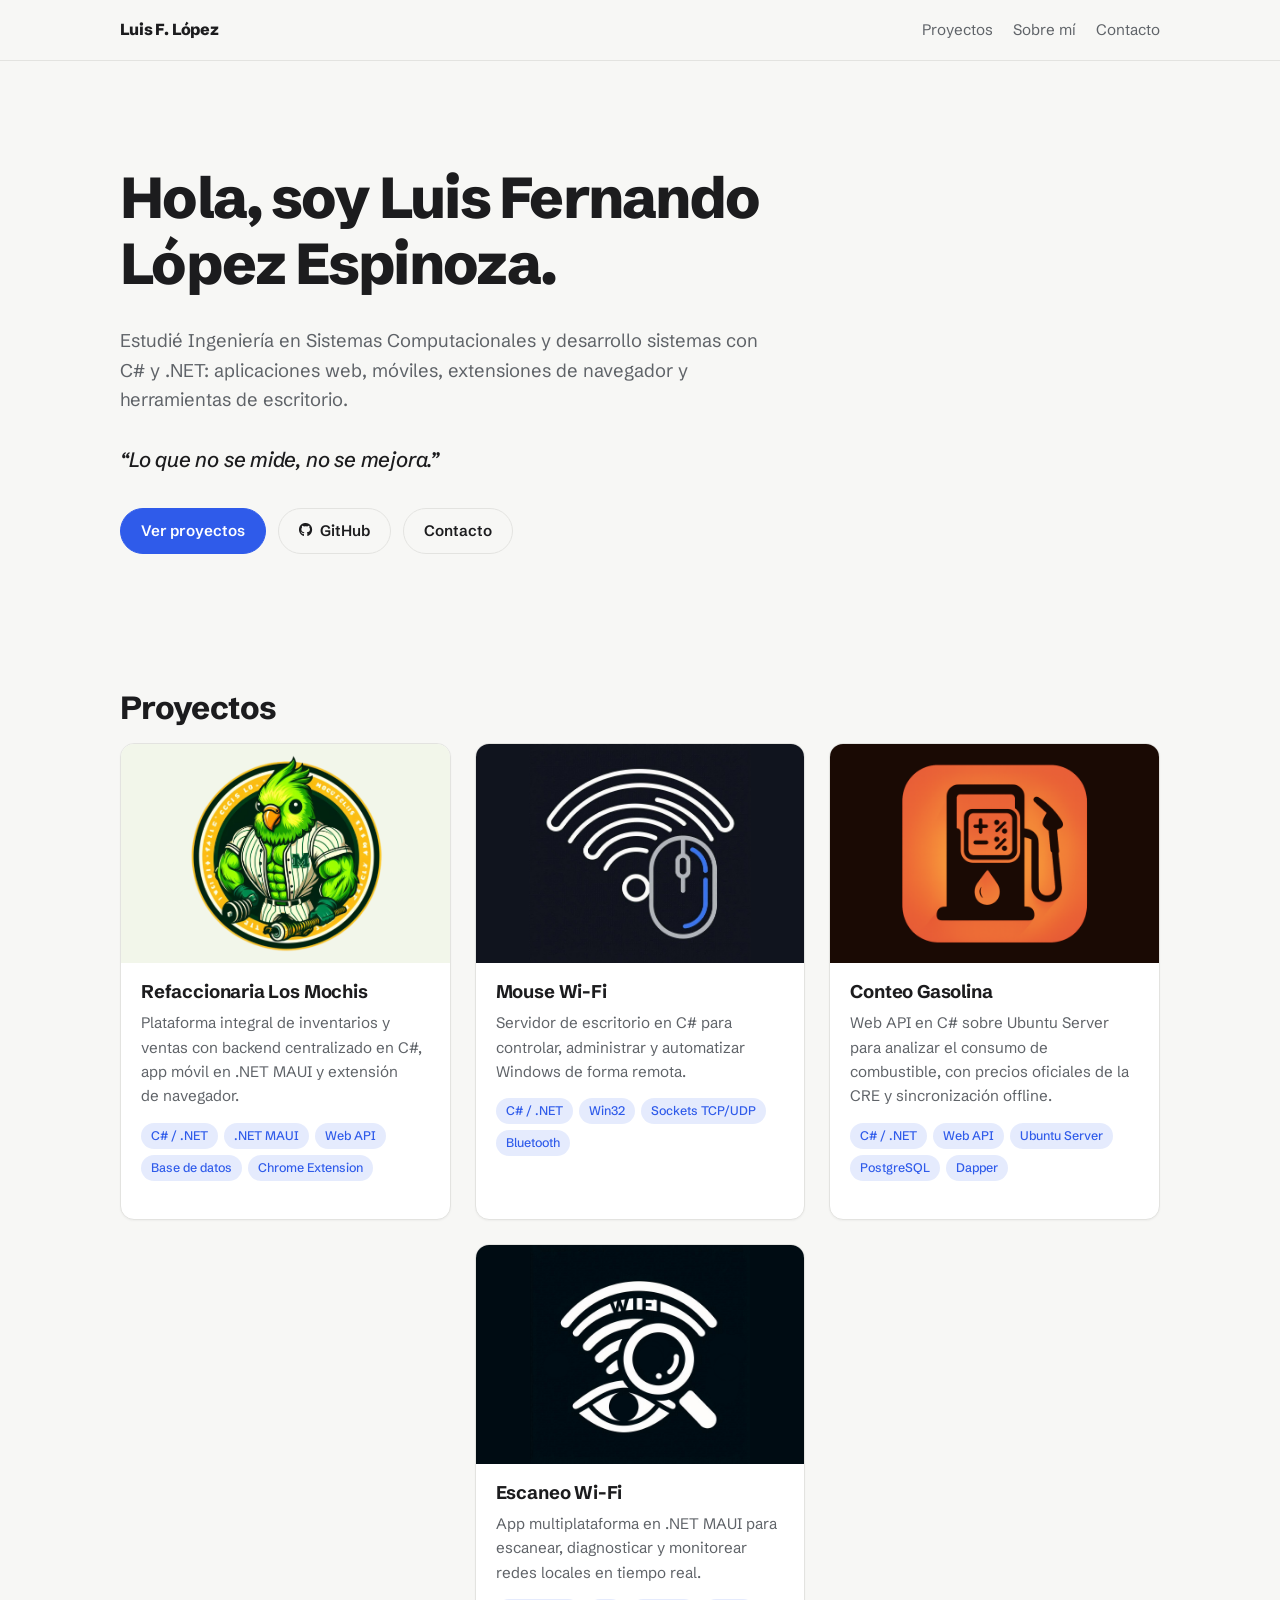
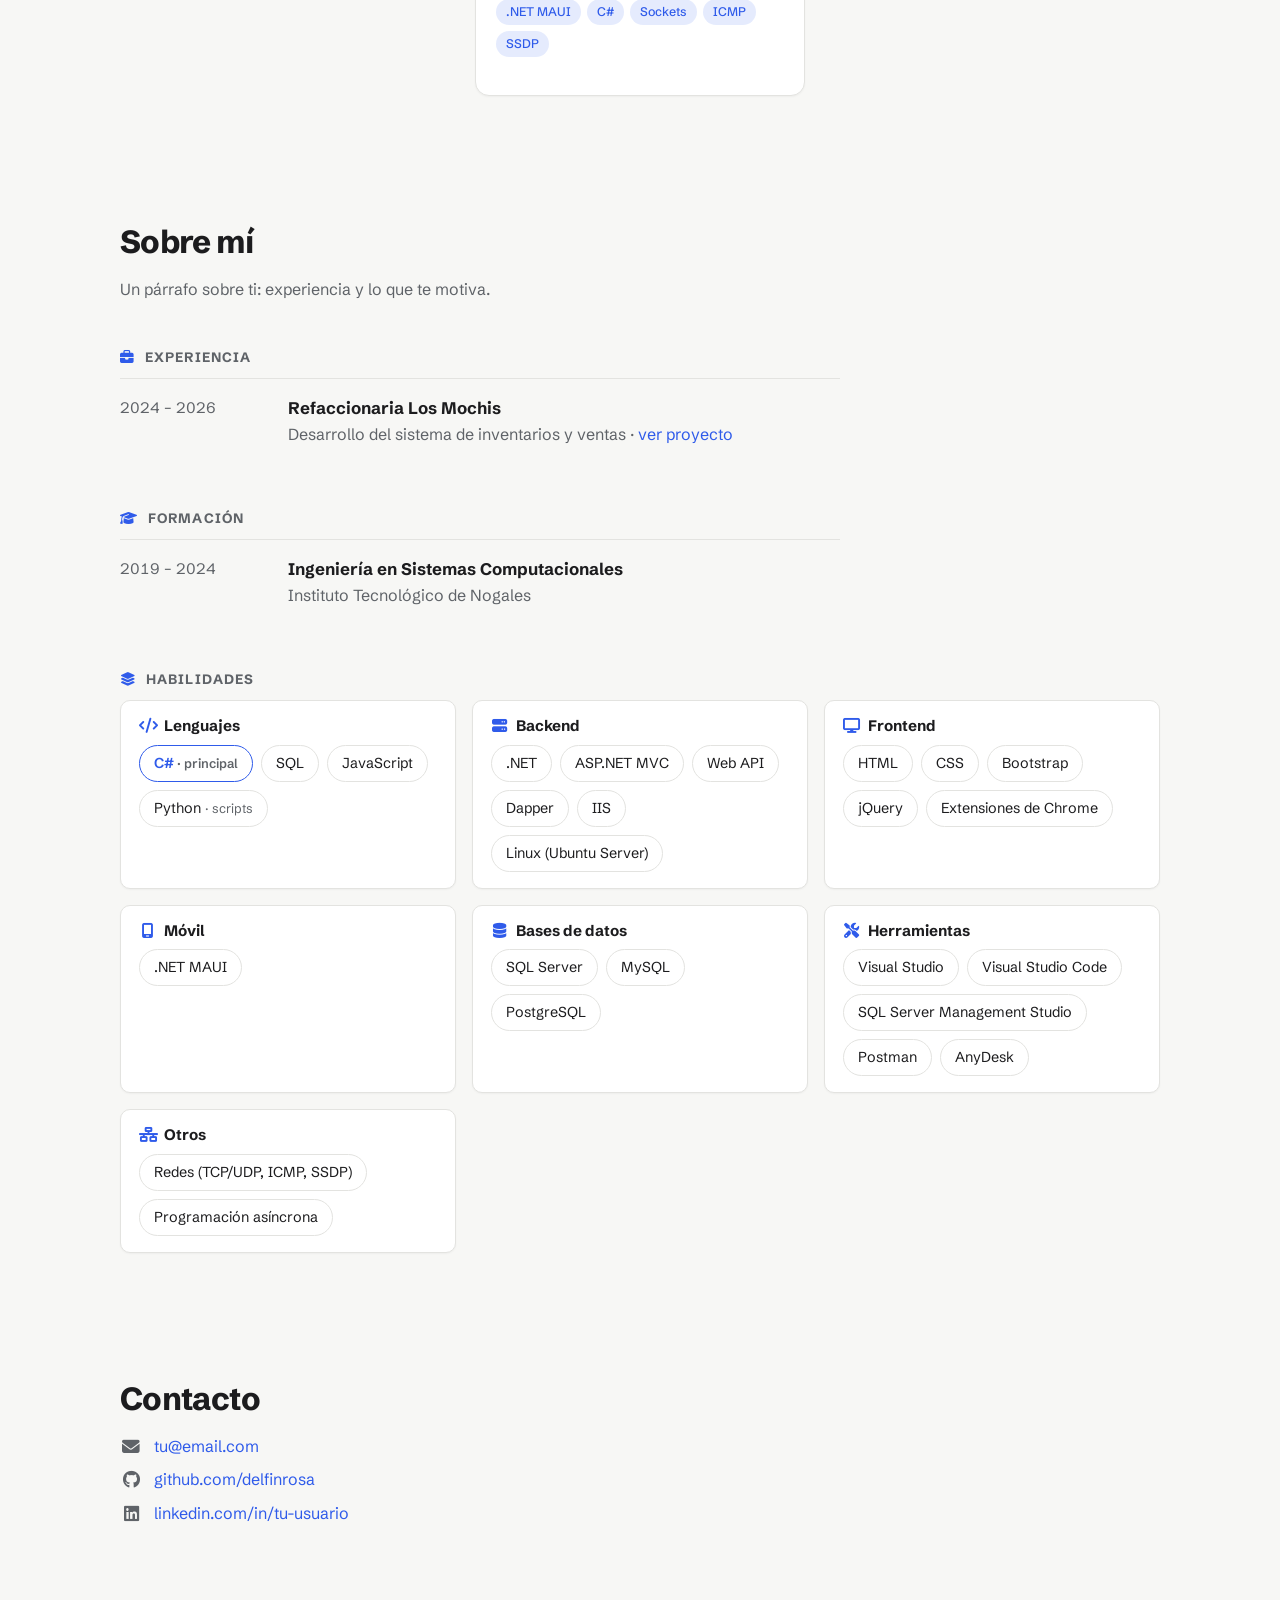
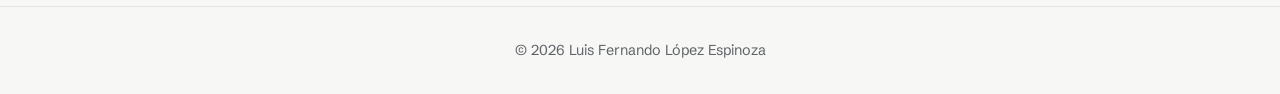
<file: index.html>
<!DOCTYPE html>
<html lang="es">
<head>
  <meta charset="UTF-8">
  <meta name="viewport" content="width=device-width, initial-scale=1.0">
  <title>Luis Fernando López Espinoza — Portafolio</title>
  <meta name="description" content="Portafolio y CV de Luis Fernando López Espinoza.">
  <link rel="stylesheet" href="https://cdnjs.cloudflare.com/ajax/libs/font-awesome/6.5.2/css/all.min.css" crossorigin="anonymous" referrerpolicy="no-referrer">
  <link rel="stylesheet" href="css/styles.css">
</head>
<body>

  <nav class="nav">
    <div class="container">
      <a href="index.html" class="nav__brand">Luis F. López</a>
      <ul class="nav__links">
        <li><a href="#proyectos">Proyectos</a></li>
        <li><a href="#sobre-mi">Sobre mí</a></li>
        <li><a href="#contacto">Contacto</a></li>
      </ul>
    </div>
  </nav>

  <header class="hero">
    <div class="container">
      <h1>Hola, soy Luis Fernando López Espinoza.</h1>
      <p class="hero__intro">
        Estudié Ingeniería en Sistemas Computacionales y desarrollo sistemas con C# y .NET:
        aplicaciones web, móviles, extensiones de navegador y herramientas de escritorio.
      </p>
      <blockquote class="hero__quote">“Lo que no se mide, no se mejora.”</blockquote>
      <div class="hero__actions">
        <a href="#proyectos" class="btn btn--primary">Ver proyectos</a>
        <a href="https://github.com/delfinrosa" class="btn" target="_blank" rel="noopener"><i class="fa-brands fa-github" aria-hidden="true"></i>GitHub</a>
        <a href="#contacto" class="btn">Contacto</a>
      </div>
    </div>
  </header>

  <main>
    <section id="proyectos">
      <div class="container">
        <h2>Proyectos</h2>
        <div class="grid">

          <!-- Una tarjeta por proyecto. Copia este bloque <a class="card"> para añadir más. -->
          <a class="card" href="proyectos/refaccionaria-los-mochis.html">
            <div class="card__media" style="--media-bg: #f2f6ea"><img src="img/proyectos/refaccionaria-los-mochis/Logo.png" alt="Logo de Refaccionaria Los Mochis"></div>
            <div class="card__body">
              <h3>Refaccionaria Los Mochis</h3>
              <p>Plataforma integral de inventarios y ventas con backend centralizado en C#, app móvil en .NET MAUI y extensión de navegador.</p>
              <ul class="tags">
                <li>C# / .NET</li>
                <li>.NET MAUI</li>
                <li>Web API</li>
                <li>Base de datos</li>
                <li>Chrome Extension</li>
              </ul>
            </div>
          </a>

          <a class="card" href="proyectos/mouse-wifi.html">
            <div class="card__media" style="--media-bg: #10141e"><img src="img/proyectos/Mouse%20Wifi/Icono.jpg" alt="Ícono de Mouse Wi-Fi"></div>
            <div class="card__body">
              <h3>Mouse Wi-Fi</h3>
              <p>Servidor de escritorio en C# para controlar, administrar y automatizar Windows de forma remota.</p>
              <ul class="tags">
                <li>C# / .NET</li>
                <li>Win32</li>
                <li>Sockets TCP/UDP</li>
                <li>Bluetooth</li>
              </ul>
            </div>
          </a>

          <a class="card" href="proyectos/conteo-gasolina.html">
            <div class="card__media" style="--media-bg: #1a0a04"><img src="img/proyectos/Contador%20Gasolina/icono.png" alt="Ícono de Conteo Gasolina"></div>
            <div class="card__body">
              <h3>Conteo Gasolina</h3>
              <p>Web API en C# sobre Ubuntu Server para analizar el consumo de combustible, con precios oficiales de la CRE y sincronización offline.</p>
              <ul class="tags">
                <li>C# / .NET</li>
                <li>Web API</li>
                <li>Ubuntu Server</li>
                <li>PostgreSQL</li>
                <li>Dapper</li>
              </ul>
            </div>
          </a>

          <a class="card" href="proyectos/escaneo-wifi.html">
            <div class="card__media" style="--media-bg: #000c13"><img src="img/proyectos/Escaneo%20Wifi/Icono.png" alt="Ícono de Escaneo Wi-Fi"></div>
            <div class="card__body">
              <h3>Escaneo Wi-Fi</h3>
              <p>App multiplataforma en .NET MAUI para escanear, diagnosticar y monitorear redes locales en tiempo real.</p>
              <ul class="tags">
                <li>.NET MAUI</li>
                <li>C#</li>
                <li>Sockets</li>
                <li>ICMP</li>
                <li>SSDP</li>
              </ul>
            </div>
          </a>

        </div>
      </div>
    </section>

    <section id="sobre-mi">
      <div class="container">
        <h2>Sobre mí</h2>
        <div class="about">
          <!-- TODO: un párrafo sobre ti: experiencia y lo que te motiva -->
          <p>Un párrafo sobre ti: experiencia y lo que te motiva.</p>
        </div>

        <h3 class="subhead"><i class="fa-solid fa-briefcase" aria-hidden="true"></i>Experiencia</h3>
        <div class="edu">
          <!-- TODO: puesto (ej. Desarrollador de software) -->
          <p class="edu__title">Refaccionaria Los Mochis</p>
          <p class="edu__place">Desarrollo del sistema de inventarios y ventas · <a href="proyectos/refaccionaria-los-mochis.html">ver proyecto</a></p>
          <p class="edu__dates">2024 – 2026</p>
        </div>

        <h3 class="subhead"><i class="fa-solid fa-graduation-cap" aria-hidden="true"></i>Formación</h3>
        <div class="edu">
          <p class="edu__title">Ingeniería en Sistemas Computacionales</p>
          <p class="edu__place">Instituto Tecnológico de Nogales</p>
          <p class="edu__dates">2019 – 2024</p>
        </div>

        <h3 class="subhead"><i class="fa-solid fa-layer-group" aria-hidden="true"></i>Habilidades</h3>
        <div class="skill-groups">
          <div class="skill-group">
            <h4><i class="fa-solid fa-code" aria-hidden="true"></i>Lenguajes</h4>
            <ul class="skills">
              <li class="skills__main">C# <span>· principal</span></li>
              <li>SQL</li>
              <li>JavaScript</li>
              <li>Python <span>· scripts</span></li>
            </ul>
          </div>
          <div class="skill-group">
            <h4><i class="fa-solid fa-server" aria-hidden="true"></i>Backend</h4>
            <ul class="skills">
              <li>.NET</li>
              <li>ASP.NET MVC</li>
              <li>Web API</li>
              <li>Dapper</li>
              <li>IIS</li>
              <li>Linux (Ubuntu Server)</li>
            </ul>
          </div>
          <div class="skill-group">
            <h4><i class="fa-solid fa-display" aria-hidden="true"></i>Frontend</h4>
            <ul class="skills">
              <li>HTML</li>
              <li>CSS</li>
              <li>Bootstrap</li>
              <li>jQuery</li>
              <li>Extensiones de Chrome</li>
            </ul>
          </div>
          <div class="skill-group">
            <h4><i class="fa-solid fa-mobile-screen" aria-hidden="true"></i>Móvil</h4>
            <ul class="skills">
              <li>.NET MAUI</li>
            </ul>
          </div>
          <div class="skill-group">
            <h4><i class="fa-solid fa-database" aria-hidden="true"></i>Bases de datos</h4>
            <ul class="skills">
              <li>SQL Server</li>
              <li>MySQL</li>
              <li>PostgreSQL</li>
            </ul>
          </div>
          <div class="skill-group">
            <h4><i class="fa-solid fa-screwdriver-wrench" aria-hidden="true"></i>Herramientas</h4>
            <ul class="skills">
              <li>Visual Studio</li>
              <li>Visual Studio Code</li>
              <li>SQL Server Management Studio</li>
              <li>Postman</li>
              <li>AnyDesk</li>
            </ul>
          </div>
          <div class="skill-group">
            <h4><i class="fa-solid fa-network-wired" aria-hidden="true"></i>Otros</h4>
            <ul class="skills">
              <li>Redes (TCP/UDP, ICMP, SSDP)</li>
              <li>Programación asíncrona</li>
            </ul>
          </div>
        </div>
      </div>
    </section>

    <section id="contacto">
      <div class="container">
        <h2>Contacto</h2>
        <ul class="contact-list">
          <li><i class="fa-solid fa-envelope" aria-hidden="true"></i><a href="mailto:tu@email.com">tu@email.com</a></li>
          <li><i class="fa-brands fa-github" aria-hidden="true"></i><a href="https://github.com/delfinrosa" target="_blank" rel="noopener">github.com/delfinrosa</a></li>
          <li><i class="fa-brands fa-linkedin" aria-hidden="true"></i><a href="#">linkedin.com/in/tu-usuario</a></li>
        </ul>
      </div>
    </section>
  </main>

  <footer>
    <div class="container">© 2026 Luis Fernando López Espinoza</div>
  </footer>

</body>
</html>
</file>
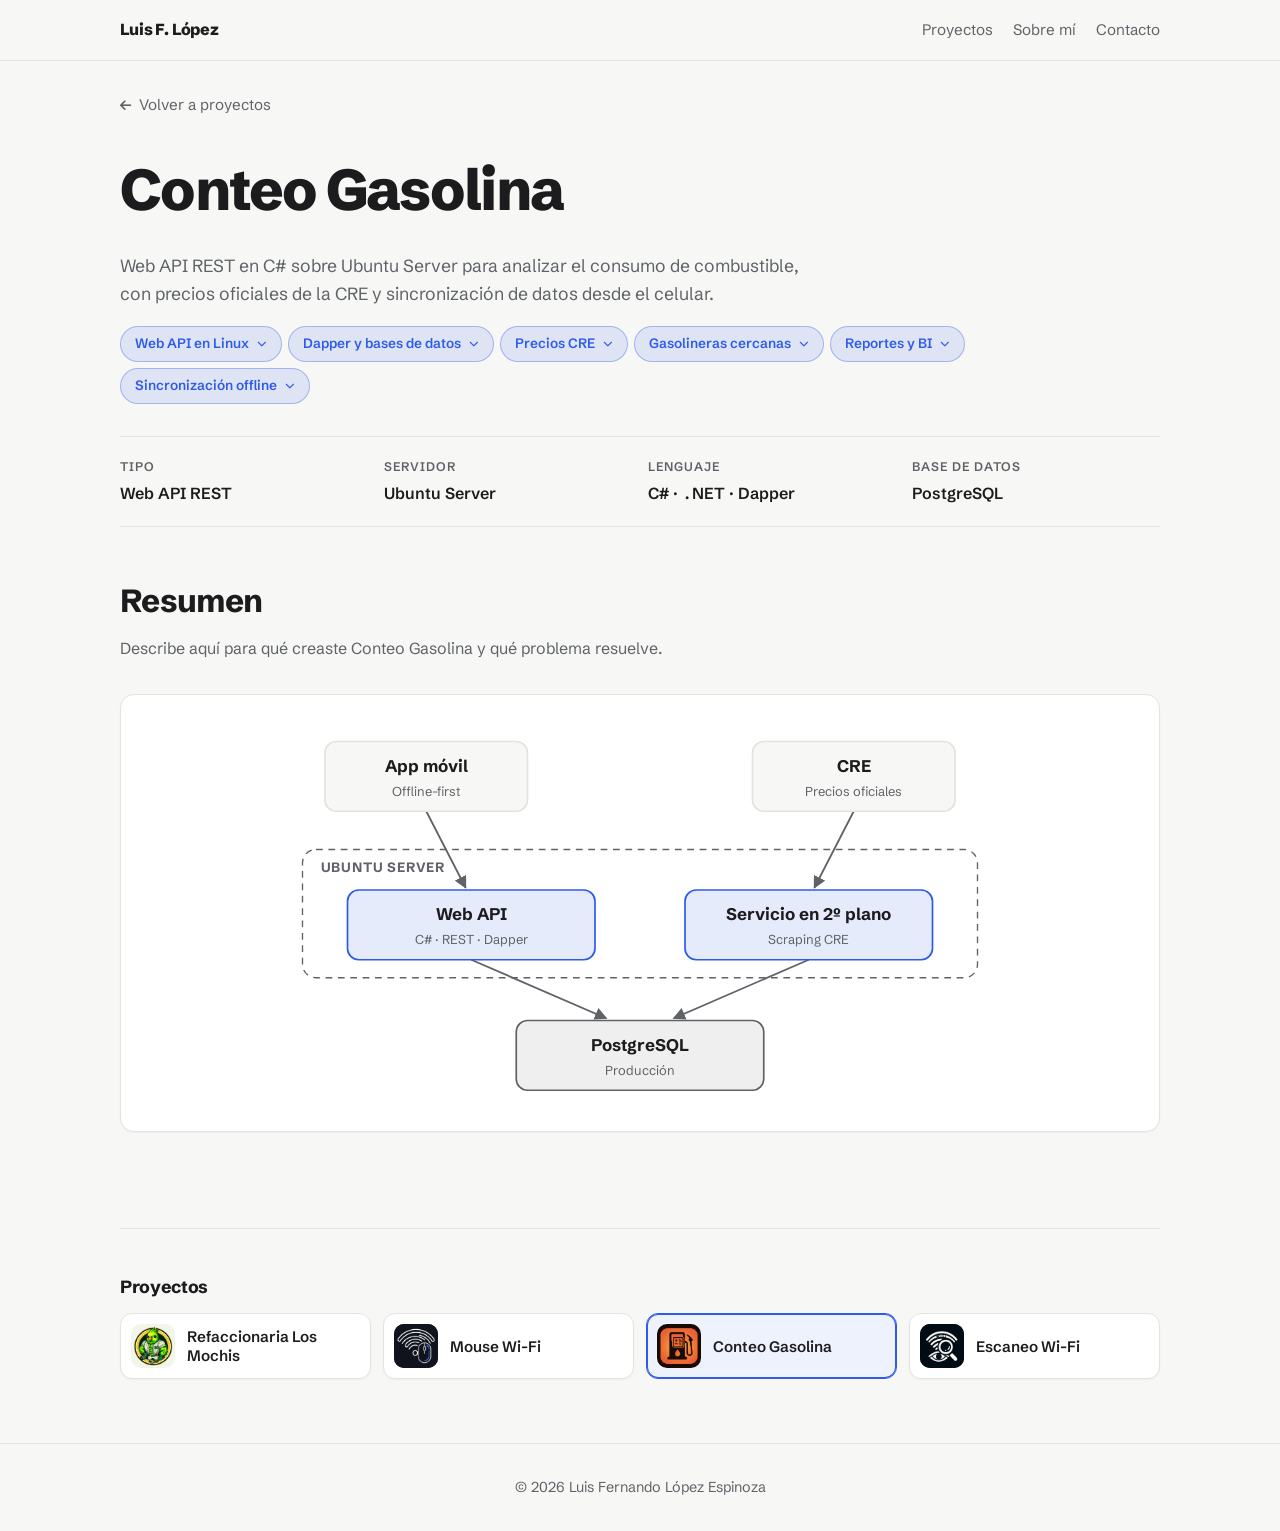
<file: proyectos/conteo-gasolina.html>
<!DOCTYPE html>
<html lang="es">
<head>
  <meta charset="UTF-8">
  <meta name="viewport" content="width=device-width, initial-scale=1.0">
  <title>Conteo Gasolina — Luis Fernando López Espinoza</title>
  <meta name="description" content="Web API en C# sobre Ubuntu Server para analizar el consumo de combustible, con precios oficiales de la CRE y sincronización offline.">
  <link rel="icon" type="image/png" href="../img/proyectos/Contador%20Gasolina/icono.png">
  <link rel="stylesheet" href="https://cdnjs.cloudflare.com/ajax/libs/font-awesome/6.5.2/css/all.min.css" crossorigin="anonymous" referrerpolicy="no-referrer">
  <link rel="stylesheet" href="../css/styles.css">
</head>
<body>

  <nav class="nav">
    <div class="container">
      <a href="../index.html" class="nav__brand">Luis F. López</a>
      <ul class="nav__links">
        <li><a href="../index.html#proyectos">Proyectos</a></li>
        <li><a href="../index.html#sobre-mi">Sobre mí</a></li>
        <li><a href="../index.html#contacto">Contacto</a></li>
      </ul>
    </div>
  </nav>

  <main class="container">
    <a class="back" href="../index.html#proyectos"><i class="fa-solid fa-arrow-left" aria-hidden="true"></i>Volver a proyectos</a>

    <header class="project-header">
      <h1>Conteo Gasolina</h1>
      <p>
        Web API REST en C# sobre Ubuntu Server para analizar el consumo de combustible,
        con precios oficiales de la CRE y sincronización de datos desde el celular.
      </p>

      <!-- Etiquetas clicables: cada una abre su bloque de detalle (imagen + texto) debajo -->
      <ul class="tags tags--interactive">
        <li><button class="tag-btn" aria-expanded="false" aria-controls="cg-linux">Web API en Linux<i class="fa-solid fa-chevron-down" aria-hidden="true"></i></button></li>
        <li><button class="tag-btn" aria-expanded="false" aria-controls="cg-dapper">Dapper y bases de datos<i class="fa-solid fa-chevron-down" aria-hidden="true"></i></button></li>
        <li><button class="tag-btn" aria-expanded="false" aria-controls="cg-cre">Precios CRE<i class="fa-solid fa-chevron-down" aria-hidden="true"></i></button></li>
        <li><button class="tag-btn" aria-expanded="false" aria-controls="cg-gps">Gasolineras cercanas<i class="fa-solid fa-chevron-down" aria-hidden="true"></i></button></li>
        <li><button class="tag-btn" aria-expanded="false" aria-controls="cg-bi">Reportes y BI<i class="fa-solid fa-chevron-down" aria-hidden="true"></i></button></li>
        <li><button class="tag-btn" aria-expanded="false" aria-controls="cg-sync">Sincronización offline<i class="fa-solid fa-chevron-down" aria-hidden="true"></i></button></li>
      </ul>

      <div class="tech-details">

        <!-- Web API en Linux -->
        <section class="tech-detail" id="cg-linux" hidden>
          <div class="img-placeholder">Aquí va una imagen<br>1200 × 800 px</div>
          <div class="tech-detail__text">
            <h3>Web API en Linux</h3>
            <ul>
              <li>
                <strong>Despliegue nativo en Ubuntu Server:</strong> la Web API de C# corre
                directamente en Linux, conectada a PostgreSQL en producción.
              </li>
              <li>
                <strong>Arquitectura desacoplada:</strong> endpoints JSON, panel de administración
                y métricas separados de los servicios en segundo plano.
              </li>
            </ul>
          </div>
        </section>

        <!-- Dapper y bases de datos -->
        <section class="tech-detail" id="cg-dapper" hidden>
          <div class="img-placeholder">Aquí va una imagen<br>1200 × 800 px</div>
          <div class="tech-detail__text">
            <h3>Dapper y bases de datos</h3>
            <ul>
              <li>
                <strong>Un mismo código, dos motores:</strong> Dapper ejecuta consultas SQL
                optimizadas en SQL Server Express (pruebas en Windows/IIS) y en PostgreSQL (producción).
              </li>
            </ul>
          </div>
        </section>

        <!-- Precios CRE -->
        <section class="tech-detail" id="cg-cre" hidden>
          <div class="img-placeholder">Aquí va una imagen<br>1200 × 800 px</div>
          <div class="tech-detail__text">
            <h3>Precios oficiales de la CRE</h3>
            <ul>
              <li>
                <strong>Scraping automático:</strong> un servicio en segundo plano descarga y
                procesa los datos de la Comisión Reguladora de Energía para mantener actualizados
                los precios nacionales.
              </li>
              <li>
                <strong>Contraste de precios:</strong> compara los precios oficiales con los
                consumos reales que reportan los usuarios para detectar variaciones.
              </li>
            </ul>
          </div>
        </section>

        <!-- Gasolineras cercanas -->
        <section class="tech-detail" id="cg-gps" hidden>
          <div class="img-placeholder">Aquí va una imagen<br>1200 × 800 px</div>
          <div class="tech-detail__text">
            <h3>Gasolineras cercanas</h3>
            <ul>
              <li>
                <strong>Búsqueda por GPS:</strong> cálculo por coordenadas para encontrar las
                gasolineras más cercanas, con sus precios actualizados y la última carga registrada.
              </li>
            </ul>
          </div>
        </section>

        <!-- Reportes y BI -->
        <section class="tech-detail" id="cg-bi" hidden>
          <div class="img-placeholder">Aquí va una imagen<br>1200 × 800 px</div>
          <div class="tech-detail__text">
            <h3>Reportes e inteligencia de negocios</h3>
            <ul>
              <li>
                <strong>Gráficas de consumo:</strong> evolución del costo por litro y del kilometraje.
              </li>
              <li>
                <strong>Exportación:</strong> reportes consolidados en CSV y Excel.
              </li>
            </ul>
          </div>
        </section>

        <!-- Sincronización offline -->
        <section class="tech-detail" id="cg-sync" hidden>
          <div class="img-placeholder">Aquí va una imagen<br>1200 × 800 px</div>
          <div class="tech-detail__text">
            <h3>Sincronización offline-first</h3>
            <ul>
              <li>
                <strong>Datos sin conexión:</strong> endpoints que reciben los paquetes de datos
                generados en el celular sin internet y los integran al servidor central.
              </li>
              <li>
                <strong>Sin bloqueos:</strong> la sincronización resuelve la consistencia de los
                datos sin afectar la disponibilidad de la API.
              </li>
            </ul>
          </div>
        </section>

      </div>

      <dl class="project-meta">
        <div><dt>Tipo</dt><dd>Web API REST</dd></div>
        <div><dt>Servidor</dt><dd>Ubuntu Server</dd></div>
        <div><dt>Lenguaje</dt><dd>C# · .NET · Dapper</dd></div>
        <div><dt>Base de datos</dt><dd>PostgreSQL</dd></div>
      </dl>
    </header>

    <section class="overview">
      <div class="prose">
        <h2>Resumen</h2>
        <p>
          <!-- TODO: para qué lo creaste y qué problema resuelve -->
          Describe aquí para qué creaste Conteo Gasolina y qué problema resuelve.
        </p>
      </div>

      <!-- Diagrama: App móvil y CRE → Ubuntu Server (Web API + servicio en 2º plano) → PostgreSQL -->
      <div class="arch">
        <svg class="arch-svg" viewBox="0 0 640 345" role="img"
             aria-label="La app móvil envía sus datos a la Web API y la CRE alimenta un servicio en segundo plano; ambos corren en Ubuntu Server y guardan en PostgreSQL.">
          <defs>
            <marker id="arrow-cg" viewBox="0 0 10 10" refX="9" refY="5" markerWidth="7" markerHeight="7" orient="auto-start-reverse">
              <path d="M0 0L10 5L0 10z" class="arch-arrowhead"/>
            </marker>
          </defs>

          <!-- Conexiones -->
          <line class="arch-link" x1="130" y1="82"  x2="165" y2="150" marker-end="url(#arrow-cg)"/>
          <line class="arch-link" x1="510" y1="82"  x2="475" y2="150" marker-end="url(#arrow-cg)"/>
          <line class="arch-link" x1="170" y1="214" x2="290" y2="266" marker-end="url(#arrow-cg)"/>
          <line class="arch-link" x1="470" y1="214" x2="350" y2="266" marker-end="url(#arrow-cg)"/>

          <!-- Fuentes de datos -->
          <rect class="arch-box" x="40" y="20" width="180" height="62" rx="10"/>
          <text class="arch-title" x="130" y="47">App móvil</text>
          <text class="arch-sub"   x="130" y="68">Offline-first</text>

          <rect class="arch-box" x="420" y="20" width="180" height="62" rx="10"/>
          <text class="arch-title" x="510" y="47">CRE</text>
          <text class="arch-sub"   x="510" y="68">Precios oficiales</text>

          <!-- Ubuntu Server -->
          <rect class="arch-group" x="20" y="116" width="600" height="114" rx="12"/>
          <text class="arch-group-label" x="36" y="136">Ubuntu Server</text>

          <rect class="arch-box arch-box--core" x="60" y="152" width="220" height="62" rx="10"/>
          <text class="arch-title" x="170" y="179">Web API</text>
          <text class="arch-sub"   x="170" y="200">C# · REST · Dapper</text>

          <rect class="arch-box arch-box--core" x="360" y="152" width="220" height="62" rx="10"/>
          <text class="arch-title" x="470" y="179">Servicio en 2º plano</text>
          <text class="arch-sub"   x="470" y="200">Scraping CRE</text>

          <!-- Base de datos -->
          <rect class="arch-box arch-box--db" x="210" y="268" width="220" height="62" rx="10"/>
          <text class="arch-title" x="320" y="295">PostgreSQL</text>
          <text class="arch-sub"   x="320" y="316">Producción</text>
        </svg>
      </div>
    </section>

    <nav class="project-switcher" aria-label="Proyectos">
      <h2>Proyectos</h2>
      <ul>
        <li><a href="refaccionaria-los-mochis.html"><span class="ps-icon" style="--media-bg: #f2f6ea"><img src="../img/proyectos/refaccionaria-los-mochis/Logo.png" alt=""></span><span>Refaccionaria Los Mochis</span></a></li>
        <li><a href="mouse-wifi.html"><span class="ps-icon" style="--media-bg: #10141e"><img src="../img/proyectos/Mouse%20Wifi/Icono.jpg" alt=""></span><span>Mouse Wi-Fi</span></a></li>
        <li><a href="conteo-gasolina.html" aria-current="page"><span class="ps-icon" style="--media-bg: #1a0a04"><img src="../img/proyectos/Contador%20Gasolina/icono.png" alt=""></span><span>Conteo Gasolina</span></a></li>
        <li><a href="escaneo-wifi.html"><span class="ps-icon" style="--media-bg: #000c13"><img src="../img/proyectos/Escaneo%20Wifi/Icono.png" alt=""></span><span>Escaneo Wi-Fi</span></a></li>
      </ul>
    </nav>
  </main>

  <footer>
    <div class="container">© 2026 Luis Fernando López Espinoza</div>
  </footer>

  <script src="../js/main.js"></script>
</body>
</html>
</file>
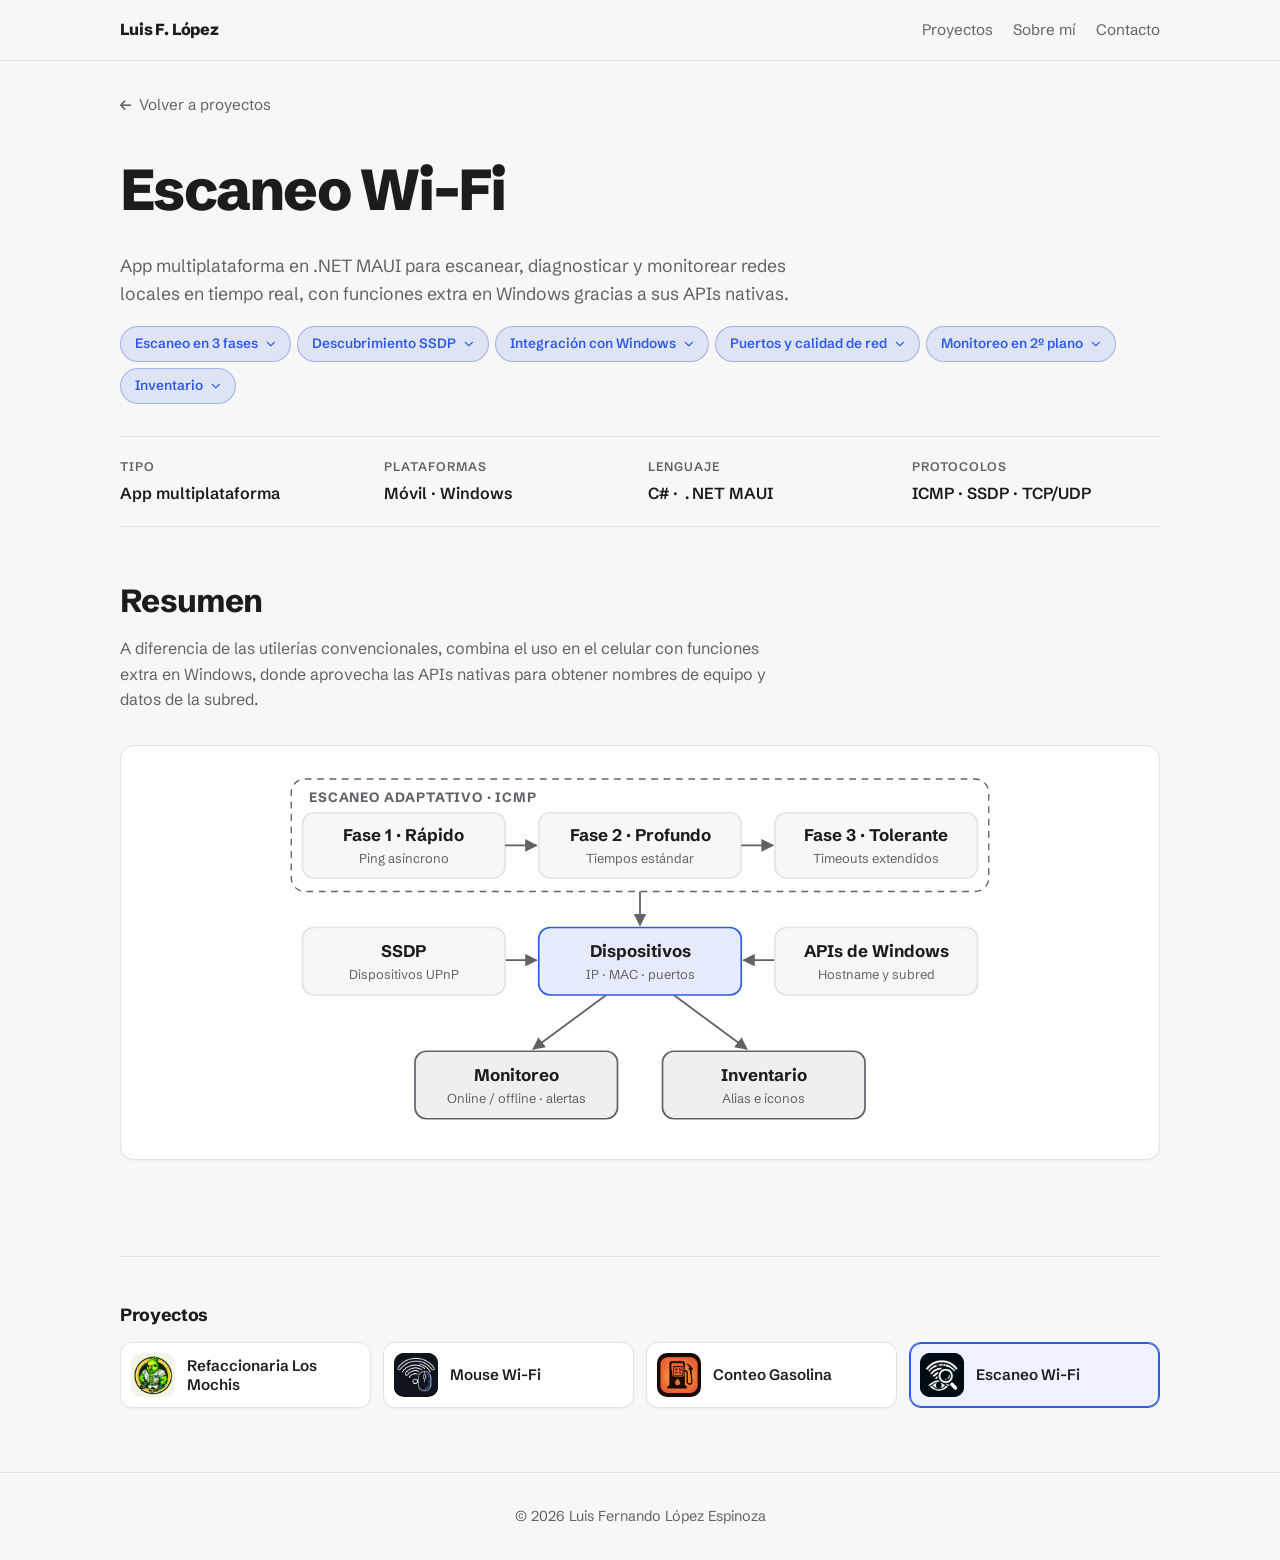
<file: proyectos/escaneo-wifi.html>
<!DOCTYPE html>
<html lang="es">
<head>
  <meta charset="UTF-8">
  <meta name="viewport" content="width=device-width, initial-scale=1.0">
  <title>Escaneo Wi-Fi — Luis Fernando López Espinoza</title>
  <meta name="description" content="App multiplataforma en .NET MAUI para escanear, diagnosticar y monitorear redes locales en tiempo real.">
  <link rel="icon" type="image/png" href="../img/proyectos/Escaneo%20Wifi/Icono.png">
  <link rel="stylesheet" href="https://cdnjs.cloudflare.com/ajax/libs/font-awesome/6.5.2/css/all.min.css" crossorigin="anonymous" referrerpolicy="no-referrer">
  <link rel="stylesheet" href="../css/styles.css">
</head>
<body>

  <nav class="nav">
    <div class="container">
      <a href="../index.html" class="nav__brand">Luis F. López</a>
      <ul class="nav__links">
        <li><a href="../index.html#proyectos">Proyectos</a></li>
        <li><a href="../index.html#sobre-mi">Sobre mí</a></li>
        <li><a href="../index.html#contacto">Contacto</a></li>
      </ul>
    </div>
  </nav>

  <main class="container">
    <a class="back" href="../index.html#proyectos"><i class="fa-solid fa-arrow-left" aria-hidden="true"></i>Volver a proyectos</a>

    <header class="project-header">
      <h1>Escaneo Wi-Fi</h1>
      <p>
        App multiplataforma en .NET MAUI para escanear, diagnosticar y monitorear redes
        locales en tiempo real, con funciones extra en Windows gracias a sus APIs nativas.
      </p>

      <!-- Etiquetas clicables: cada una abre su bloque de detalle (imagen + texto) debajo -->
      <ul class="tags tags--interactive">
        <li><button class="tag-btn" aria-expanded="false" aria-controls="ew-fases">Escaneo en 3 fases<i class="fa-solid fa-chevron-down" aria-hidden="true"></i></button></li>
        <li><button class="tag-btn" aria-expanded="false" aria-controls="ew-ssdp">Descubrimiento SSDP<i class="fa-solid fa-chevron-down" aria-hidden="true"></i></button></li>
        <li><button class="tag-btn" aria-expanded="false" aria-controls="ew-windows">Integración con Windows<i class="fa-solid fa-chevron-down" aria-hidden="true"></i></button></li>
        <li><button class="tag-btn" aria-expanded="false" aria-controls="ew-puertos">Puertos y calidad de red<i class="fa-solid fa-chevron-down" aria-hidden="true"></i></button></li>
        <li><button class="tag-btn" aria-expanded="false" aria-controls="ew-monitoreo">Monitoreo en 2º plano<i class="fa-solid fa-chevron-down" aria-hidden="true"></i></button></li>
        <li><button class="tag-btn" aria-expanded="false" aria-controls="ew-inventario">Inventario<i class="fa-solid fa-chevron-down" aria-hidden="true"></i></button></li>
      </ul>

      <div class="tech-details">

        <!-- Escaneo en 3 fases -->
        <section class="tech-detail" id="ew-fases" hidden>
          <div class="img-placeholder">Aquí va una imagen<br>1200 × 800 px</div>
          <div class="tech-detail__text">
            <h3>Motor de escaneo adaptativo</h3>
            <ul>
              <li>
                <strong>Fase 1 · Rápido:</strong> barrido asíncrono con ping (ICMP) sobre la red
                local para un mapeo inmediato.
              </li>
              <li>
                <strong>Fase 2 · Profundo:</strong> análisis detallado de los dispositivos encontrados.
              </li>
              <li>
                <strong>Fase 3 · Tolerante:</strong> tiempos de espera extendidos para detectar
                equipos lentos, de bajo consumo o con pérdida de paquetes.
              </li>
            </ul>
          </div>
        </section>

        <!-- Descubrimiento SSDP -->
        <section class="tech-detail" id="ew-ssdp" hidden>
          <div class="img-placeholder">Aquí va una imagen<br>1200 × 800 px</div>
          <div class="tech-detail__text">
            <h3>Descubrimiento de dispositivos (SSDP)</h3>
            <ul>
              <li>
                <strong>UDP multicast:</strong> sockets que envían y escuchan paquetes de
                descubrimiento para identificar servicios UPnP.
              </li>
              <li>
                <strong>Sin configuración:</strong> detecta Smart TVs, routers, impresoras y
                servidores multimedia automáticamente.
              </li>
            </ul>
          </div>
        </section>

        <!-- Integración con Windows -->
        <section class="tech-detail" id="ew-windows" hidden>
          <div class="img-placeholder">Aquí va una imagen<br>1200 × 800 px</div>
          <div class="tech-detail__text">
            <h3>Integración con Windows</h3>
            <ul>
              <li>
                <strong>APIs nativas de red:</strong> resuelven el nombre exacto de cada equipo
                (hostname) y consultan parámetros avanzados de la subred.
              </li>
            </ul>
          </div>
        </section>

        <!-- Puertos y calidad de red -->
        <section class="tech-detail" id="ew-puertos" hidden>
          <div class="img-placeholder">Aquí va una imagen<br>1200 × 800 px</div>
          <div class="tech-detail__text">
            <h3>Auditoría de puertos y calidad de red</h3>
            <ul>
              <li>
                <strong>Sondeo de puertos:</strong> revisa puertos TCP/UDP en cada IP para
                encontrar servicios activos.
              </li>
              <li>
                <strong>Métricas:</strong> latencia en ms, porcentaje de pérdida de paquetes e
                intensidad de la señal Wi-Fi.
              </li>
            </ul>
          </div>
        </section>

        <!-- Monitoreo en 2º plano -->
        <section class="tech-detail" id="ew-monitoreo" hidden>
          <div class="img-placeholder">Aquí va una imagen<br>1200 × 800 px</div>
          <div class="tech-detail__text">
            <h3>Monitoreo continuo</h3>
            <ul>
              <li>
                <strong>Online / offline:</strong> vigila en segundo plano el estado de los
                dispositivos de la red.
              </li>
              <li>
                <strong>Alertas en tiempo real:</strong> avisa cuando se conecta un dispositivo
                desconocido o se desconecta uno conocido.
              </li>
            </ul>
          </div>
        </section>

        <!-- Inventario -->
        <section class="tech-detail" id="ew-inventario" hidden>
          <div class="img-placeholder">Aquí va una imagen<br>1200 × 800 px</div>
          <div class="tech-detail__text">
            <h3>Inventario personalizado</h3>
            <ul>
              <li>
                <strong>Alias e íconos:</strong> nombres e íconos propios para cada IP/MAC,
                para mantener ordenado el inventario de la red.
              </li>
            </ul>
          </div>
        </section>

      </div>

      <dl class="project-meta">
        <div><dt>Tipo</dt><dd>App multiplataforma</dd></div>
        <div><dt>Plataformas</dt><dd>Móvil · Windows</dd></div>
        <div><dt>Lenguaje</dt><dd>C# · .NET MAUI</dd></div>
        <div><dt>Protocolos</dt><dd>ICMP · SSDP · TCP/UDP</dd></div>
      </dl>
    </header>

    <section class="overview">
      <div class="prose">
        <h2>Resumen</h2>
        <p>
          A diferencia de las utilerías convencionales, combina el uso en el celular con
          funciones extra en Windows, donde aprovecha las APIs nativas para obtener nombres de
          equipo y datos de la subred.
        </p>
      </div>

      <!-- Diagrama: escaneo en 3 fases + SSDP + APIs de Windows → lista de dispositivos → monitoreo e inventario -->
      <div class="arch">
        <svg class="arch-svg" viewBox="0 0 640 325" role="img"
             aria-label="El escaneo adaptativo pasa por tres fases: rápido, profundo y tolerante. Sus resultados, junto con el descubrimiento SSDP y las APIs de Windows, forman la lista de dispositivos, que alimenta el monitoreo y el inventario.">
          <defs>
            <marker id="arrow-ew" viewBox="0 0 10 10" refX="9" refY="5" markerWidth="7" markerHeight="7" orient="auto-start-reverse">
              <path d="M0 0L10 5L0 10z" class="arch-arrowhead"/>
            </marker>
          </defs>

          <!-- Escaneo adaptativo -->
          <rect class="arch-group" x="10" y="8" width="620" height="100" rx="12"/>
          <text class="arch-group-label" x="26" y="28">Escaneo adaptativo · ICMP</text>

          <rect class="arch-box" x="20" y="38" width="180" height="58" rx="10"/>
          <text class="arch-title" x="110" y="63">Fase 1 · Rápido</text>
          <text class="arch-sub"   x="110" y="83">Ping asíncrono</text>

          <rect class="arch-box" x="230" y="38" width="180" height="58" rx="10"/>
          <text class="arch-title" x="320" y="63">Fase 2 · Profundo</text>
          <text class="arch-sub"   x="320" y="83">Tiempos estándar</text>

          <rect class="arch-box" x="440" y="38" width="180" height="58" rx="10"/>
          <text class="arch-title" x="530" y="63">Fase 3 · Tolerante</text>
          <text class="arch-sub"   x="530" y="83">Timeouts extendidos</text>

          <!-- Conexiones -->
          <line class="arch-link" x1="200" y1="67"  x2="228" y2="67"  marker-end="url(#arrow-ew)"/>
          <line class="arch-link" x1="410" y1="67"  x2="438" y2="67"  marker-end="url(#arrow-ew)"/>
          <line class="arch-link" x1="320" y1="108" x2="320" y2="138" marker-end="url(#arrow-ew)"/>
          <line class="arch-link" x1="200" y1="169" x2="228" y2="169" marker-end="url(#arrow-ew)"/>
          <line class="arch-link" x1="440" y1="169" x2="412" y2="169" marker-end="url(#arrow-ew)"/>
          <line class="arch-link" x1="290" y1="200" x2="225" y2="248" marker-end="url(#arrow-ew)"/>
          <line class="arch-link" x1="350" y1="200" x2="415" y2="248" marker-end="url(#arrow-ew)"/>

          <!-- Fuentes adicionales + lista -->
          <rect class="arch-box" x="20" y="140" width="180" height="60" rx="10"/>
          <text class="arch-title" x="110" y="166">SSDP</text>
          <text class="arch-sub"   x="110" y="186">Dispositivos UPnP</text>

          <rect class="arch-box arch-box--core" x="230" y="140" width="180" height="60" rx="10"/>
          <text class="arch-title" x="320" y="166">Dispositivos</text>
          <text class="arch-sub"   x="320" y="186">IP · MAC · puertos</text>

          <rect class="arch-box" x="440" y="140" width="180" height="60" rx="10"/>
          <text class="arch-title" x="530" y="166">APIs de Windows</text>
          <text class="arch-sub"   x="530" y="186">Hostname y subred</text>

          <!-- Resultado -->
          <rect class="arch-box arch-box--db" x="120" y="250" width="180" height="60" rx="10"/>
          <text class="arch-title" x="210" y="276">Monitoreo</text>
          <text class="arch-sub"   x="210" y="296">Online / offline · alertas</text>

          <rect class="arch-box arch-box--db" x="340" y="250" width="180" height="60" rx="10"/>
          <text class="arch-title" x="430" y="276">Inventario</text>
          <text class="arch-sub"   x="430" y="296">Alias e íconos</text>
        </svg>
      </div>
    </section>

    <nav class="project-switcher" aria-label="Proyectos">
      <h2>Proyectos</h2>
      <ul>
        <li><a href="refaccionaria-los-mochis.html"><span class="ps-icon" style="--media-bg: #f2f6ea"><img src="../img/proyectos/refaccionaria-los-mochis/Logo.png" alt=""></span><span>Refaccionaria Los Mochis</span></a></li>
        <li><a href="mouse-wifi.html"><span class="ps-icon" style="--media-bg: #10141e"><img src="../img/proyectos/Mouse%20Wifi/Icono.jpg" alt=""></span><span>Mouse Wi-Fi</span></a></li>
        <li><a href="conteo-gasolina.html"><span class="ps-icon" style="--media-bg: #1a0a04"><img src="../img/proyectos/Contador%20Gasolina/icono.png" alt=""></span><span>Conteo Gasolina</span></a></li>
        <li><a href="escaneo-wifi.html" aria-current="page"><span class="ps-icon" style="--media-bg: #000c13"><img src="../img/proyectos/Escaneo%20Wifi/Icono.png" alt=""></span><span>Escaneo Wi-Fi</span></a></li>
      </ul>
    </nav>
  </main>

  <footer>
    <div class="container">© 2026 Luis Fernando López Espinoza</div>
  </footer>

  <script src="../js/main.js"></script>
</body>
</html>
</file>
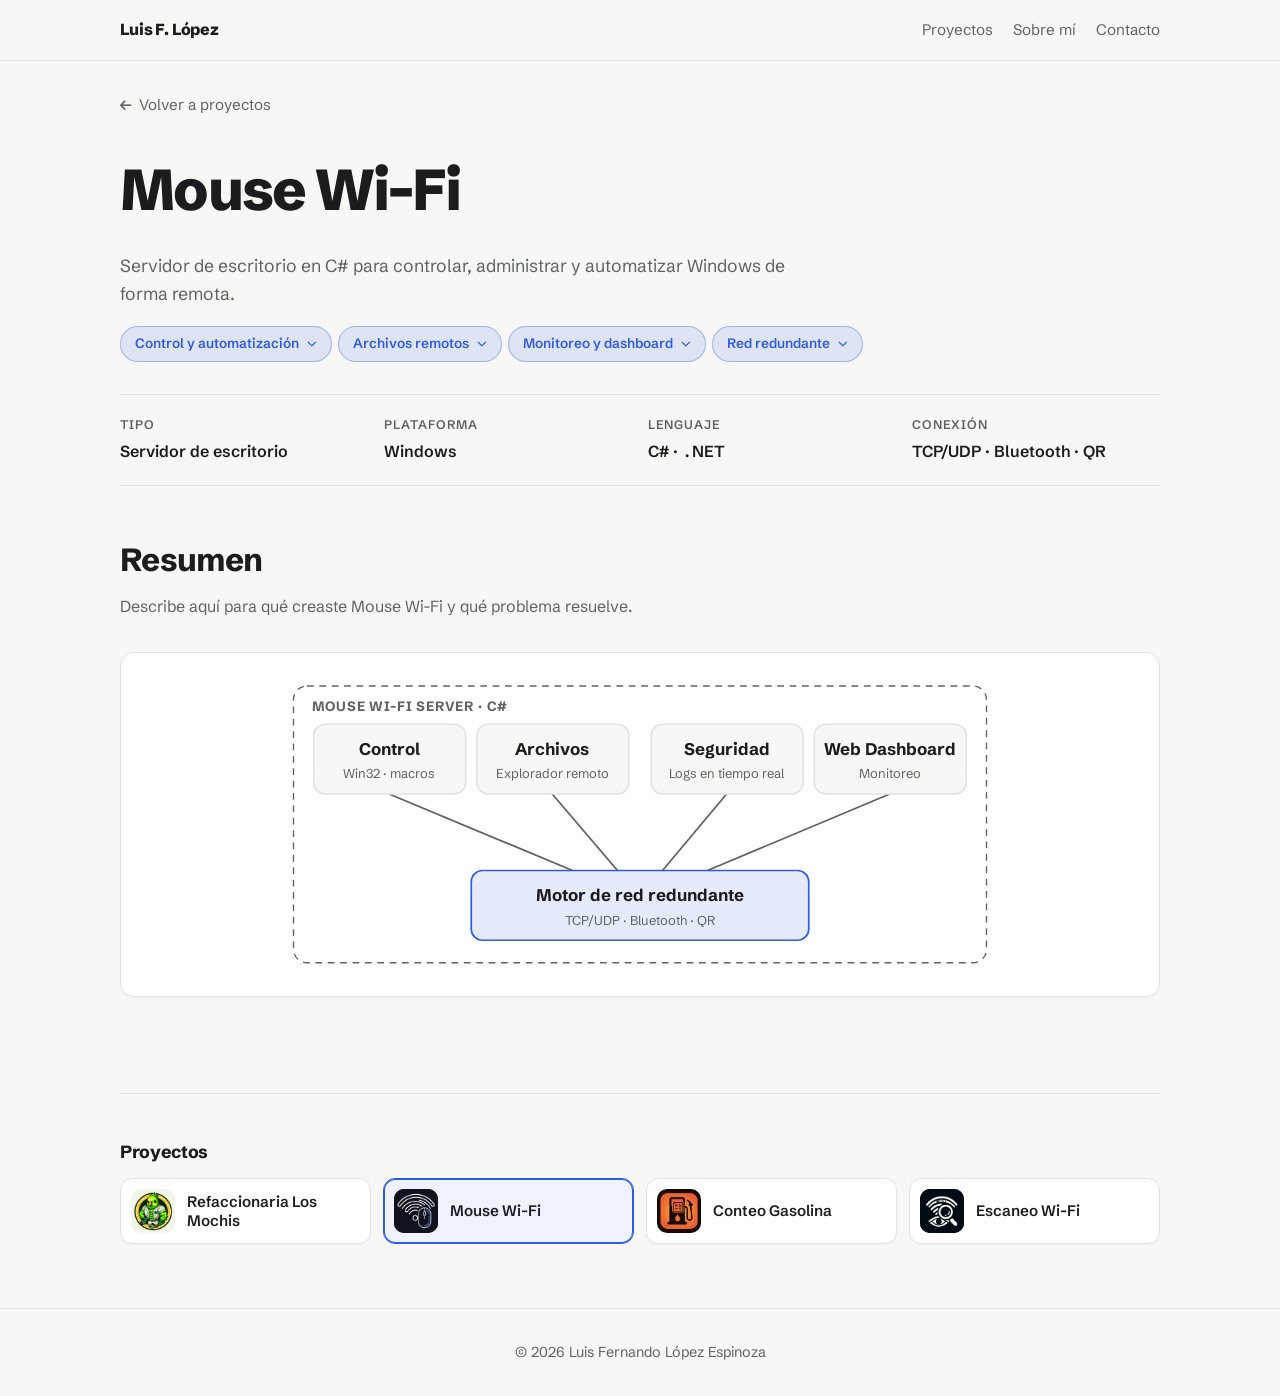
<file: proyectos/mouse-wifi.html>
<!DOCTYPE html>
<html lang="es">
<head>
  <meta charset="UTF-8">
  <meta name="viewport" content="width=device-width, initial-scale=1.0">
  <title>Mouse Wi-Fi — Luis Fernando López Espinoza</title>
  <meta name="description" content="Servidor de escritorio en C# para controlar, administrar y automatizar Windows de forma remota.">
  <link rel="icon" type="image/jpeg" href="../img/proyectos/Mouse%20Wifi/Icono.jpg">
  <link rel="stylesheet" href="https://cdnjs.cloudflare.com/ajax/libs/font-awesome/6.5.2/css/all.min.css" crossorigin="anonymous" referrerpolicy="no-referrer">
  <link rel="stylesheet" href="../css/styles.css">
</head>
<body>

  <nav class="nav">
    <div class="container">
      <a href="../index.html" class="nav__brand">Luis F. López</a>
      <ul class="nav__links">
        <li><a href="../index.html#proyectos">Proyectos</a></li>
        <li><a href="../index.html#sobre-mi">Sobre mí</a></li>
        <li><a href="../index.html#contacto">Contacto</a></li>
      </ul>
    </div>
  </nav>

  <main class="container">
    <a class="back" href="../index.html#proyectos"><i class="fa-solid fa-arrow-left" aria-hidden="true"></i>Volver a proyectos</a>

    <header class="project-header">
      <h1>Mouse Wi-Fi</h1>
      <p>
        Servidor de escritorio en C# para controlar, administrar y automatizar Windows de
        forma remota.
      </p>

      <!-- Etiquetas clicables: cada una abre su bloque de detalle (imagen + texto) debajo -->
      <ul class="tags tags--interactive">
        <li><button class="tag-btn" aria-expanded="false" aria-controls="mw-control">Control y automatización<i class="fa-solid fa-chevron-down" aria-hidden="true"></i></button></li>
        <li><button class="tag-btn" aria-expanded="false" aria-controls="mw-archivos">Archivos remotos<i class="fa-solid fa-chevron-down" aria-hidden="true"></i></button></li>
        <li><button class="tag-btn" aria-expanded="false" aria-controls="mw-monitoreo">Monitoreo y dashboard<i class="fa-solid fa-chevron-down" aria-hidden="true"></i></button></li>
        <li><button class="tag-btn" aria-expanded="false" aria-controls="mw-red">Red redundante<i class="fa-solid fa-chevron-down" aria-hidden="true"></i></button></li>
      </ul>

      <div class="tech-details">

        <!-- Control y automatización -->
        <section class="tech-detail" id="mw-control" hidden>
          <div class="img-placeholder">Aquí va una imagen<br>1200 × 800 px</div>
          <div class="tech-detail__text">
            <h3>Control y automatización</h3>
            <ul>
              <li>
                <strong>Mouse y teclado remotos:</strong> control del cursor y simulación de
                teclado en tiempo real con APIs nativas de Windows (Win32).
              </li>
              <li>
                <strong>Macros y autoclicker:</strong> motor para ejecutar macros personalizadas
                y clics automáticos.
              </li>
            </ul>
          </div>
        </section>

        <!-- Archivos remotos -->
        <section class="tech-detail" id="mw-archivos" hidden>
          <div class="img-placeholder">Aquí va una imagen<br>1200 × 800 px</div>
          <div class="tech-detail__text">
            <h3>Administrador de archivos remoto</h3>
            <ul>
              <li>
                <strong>Explorador de archivos:</strong> navegación por el sistema de archivos
                de la PC y lectura de metadatos.
              </li>
              <li>
                <strong>Gestión de carpetas:</strong> crear y eliminar directorios a distancia.
              </li>
              <li>
                <strong>Transferencias:</strong> carga y descarga de archivos en ambos sentidos.
              </li>
            </ul>
          </div>
        </section>

        <!-- Monitoreo y dashboard -->
        <section class="tech-detail" id="mw-monitoreo" hidden>
          <div class="img-placeholder">Aquí va una imagen<br>1200 × 800 px</div>
          <div class="tech-detail__text">
            <h3>Monitoreo, consola y Web Dashboard</h3>
            <ul>
              <li>
                <strong>Consola interna:</strong> registro de actividad (log) en tiempo real.
              </li>
              <!-- TODO: el texto pegado se cortó en "Registr..." — completar -->
              <li>Texto pendiente.</li>
            </ul>
          </div>
        </section>

        <!-- Red redundante -->
        <section class="tech-detail" id="mw-red" hidden>
          <div class="img-placeholder">Aquí va una imagen<br>1200 × 800 px</div>
          <div class="tech-detail__text">
            <h3>Motor de red redundante</h3>
            <p>Conexión por sockets TCP/UDP, Bluetooth y código QR.</p>
            <!-- TODO: detalles pendientes -->
            <p>Texto pendiente.</p>
          </div>
        </section>

      </div>

      <dl class="project-meta">
        <div><dt>Tipo</dt><dd>Servidor de escritorio</dd></div>
        <div><dt>Plataforma</dt><dd>Windows</dd></div>
        <div><dt>Lenguaje</dt><dd>C# · .NET</dd></div>
        <div><dt>Conexión</dt><dd>TCP/UDP · Bluetooth · QR</dd></div>
      </dl>
    </header>

    <section class="overview">
      <div class="prose">
        <h2>Resumen</h2>
        <p>
          <!-- TODO: para qué lo creaste y qué problema resuelve -->
          Describe aquí para qué creaste Mouse Wi-Fi y qué problema resuelve.
        </p>
      </div>

      <!-- Diagrama: módulos del servidor → motor de red -->
      <div class="arch">
        <svg class="arch-svg" viewBox="0 0 640 262" role="img"
             aria-label="El servidor Mouse Wi-Fi en C# tiene cuatro módulos (control Win32, archivos, seguridad y logs, y web dashboard) que se comunican a través de un motor de red redundante con sockets TCP/UDP, Bluetooth y QR.">
          <!-- Contenedor del servidor -->
          <rect class="arch-group" x="12" y="8" width="616" height="246" rx="12"/>
          <text class="arch-group-label" x="28" y="30">Mouse Wi-Fi Server · C#</text>

          <!-- Conexiones -->
          <line class="arch-link" x1="97"  y1="104" x2="260" y2="172"/>
          <line class="arch-link" x1="242" y1="104" x2="300" y2="172"/>
          <line class="arch-link" x1="397" y1="104" x2="340" y2="172"/>
          <line class="arch-link" x1="542" y1="104" x2="380" y2="172"/>

          <!-- Módulos -->
          <rect class="arch-box" x="30"  y="42" width="135" height="62" rx="10"/>
          <text class="arch-title" x="97"  y="69">Control</text>
          <text class="arch-sub"   x="97"  y="90">Win32 · macros</text>

          <rect class="arch-box" x="175" y="42" width="135" height="62" rx="10"/>
          <text class="arch-title" x="242" y="69">Archivos</text>
          <text class="arch-sub"   x="242" y="90">Explorador remoto</text>

          <rect class="arch-box" x="330" y="42" width="135" height="62" rx="10"/>
          <text class="arch-title" x="397" y="69">Seguridad</text>
          <text class="arch-sub"   x="397" y="90">Logs en tiempo real</text>

          <rect class="arch-box" x="475" y="42" width="135" height="62" rx="10"/>
          <text class="arch-title" x="542" y="69">Web Dashboard</text>
          <text class="arch-sub"   x="542" y="90">Monitoreo</text>

          <!-- Motor de red -->
          <rect class="arch-box arch-box--core" x="170" y="172" width="300" height="62" rx="10"/>
          <text class="arch-title" x="320" y="199">Motor de red redundante</text>
          <text class="arch-sub"   x="320" y="220">TCP/UDP · Bluetooth · QR</text>
        </svg>
      </div>
    </section>

    <nav class="project-switcher" aria-label="Proyectos">
      <h2>Proyectos</h2>
      <ul>
        <li><a href="refaccionaria-los-mochis.html"><span class="ps-icon" style="--media-bg: #f2f6ea"><img src="../img/proyectos/refaccionaria-los-mochis/Logo.png" alt=""></span><span>Refaccionaria Los Mochis</span></a></li>
        <li><a href="mouse-wifi.html" aria-current="page"><span class="ps-icon" style="--media-bg: #10141e"><img src="../img/proyectos/Mouse%20Wifi/Icono.jpg" alt=""></span><span>Mouse Wi-Fi</span></a></li>
        <li><a href="conteo-gasolina.html"><span class="ps-icon" style="--media-bg: #1a0a04"><img src="../img/proyectos/Contador%20Gasolina/icono.png" alt=""></span><span>Conteo Gasolina</span></a></li>
        <li><a href="escaneo-wifi.html"><span class="ps-icon" style="--media-bg: #000c13"><img src="../img/proyectos/Escaneo%20Wifi/Icono.png" alt=""></span><span>Escaneo Wi-Fi</span></a></li>
      </ul>
    </nav>
  </main>

  <footer>
    <div class="container">© 2026 Luis Fernando López Espinoza</div>
  </footer>

  <script src="../js/main.js"></script>
</body>
</html>
</file>
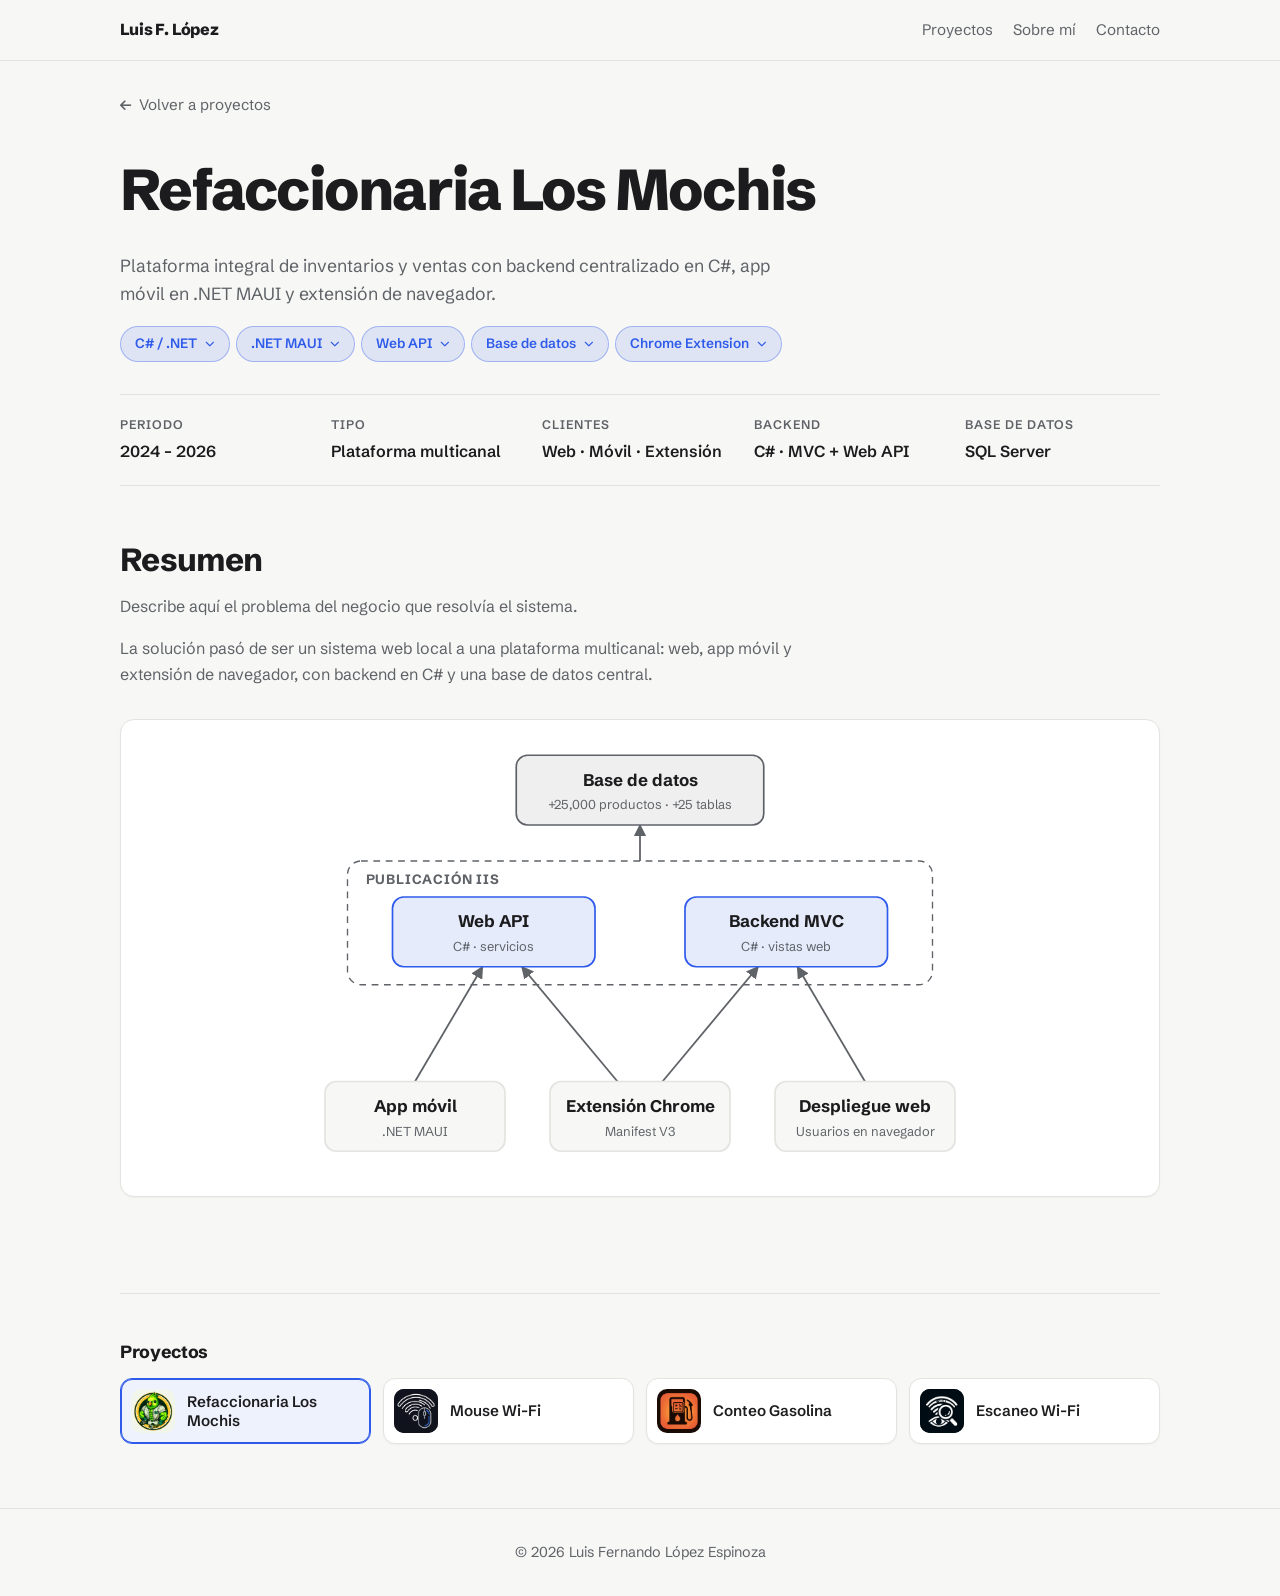
<file: proyectos/refaccionaria-los-mochis.html>
<!DOCTYPE html>
<html lang="es">
<head>
  <meta charset="UTF-8">
  <meta name="viewport" content="width=device-width, initial-scale=1.0">
  <title>Refaccionaria Los Mochis — Luis Fernando López Espinoza</title>
  <meta name="description" content="Plataforma integral de inventarios y ventas con backend centralizado en C#, app móvil en .NET MAUI y extensión de navegador.">
  <link rel="icon" type="image/png" href="../img/proyectos/refaccionaria-los-mochis/Logo.png">
  <link rel="stylesheet" href="https://cdnjs.cloudflare.com/ajax/libs/font-awesome/6.5.2/css/all.min.css" crossorigin="anonymous" referrerpolicy="no-referrer">
  <link rel="stylesheet" href="../css/styles.css">
</head>
<body>

  <nav class="nav">
    <div class="container">
      <a href="../index.html" class="nav__brand">Luis F. López</a>
      <ul class="nav__links">
        <li><a href="../index.html#proyectos">Proyectos</a></li>
        <li><a href="../index.html#sobre-mi">Sobre mí</a></li>
        <li><a href="../index.html#contacto">Contacto</a></li>
      </ul>
    </div>
  </nav>

  <main class="container">
    <a class="back" href="../index.html#proyectos"><i class="fa-solid fa-arrow-left" aria-hidden="true"></i>Volver a proyectos</a>

    <header class="project-header">
      <h1>Refaccionaria Los Mochis</h1>
      <p>
        Plataforma integral de inventarios y ventas con backend centralizado en C#,
        app móvil en .NET MAUI y extensión de navegador.
      </p>
      <!-- Etiquetas clicables: cada una abre su bloque de detalle (imagen + texto) debajo -->
      <ul class="tags tags--interactive">
        <li><button class="tag-btn" aria-expanded="false" aria-controls="tech-csharp">C# / .NET<i class="fa-solid fa-chevron-down" aria-hidden="true"></i></button></li>
        <li><button class="tag-btn" aria-expanded="false" aria-controls="tech-maui">.NET MAUI<i class="fa-solid fa-chevron-down" aria-hidden="true"></i></button></li>
        <li><button class="tag-btn" aria-expanded="false" aria-controls="tech-webapi">Web API<i class="fa-solid fa-chevron-down" aria-hidden="true"></i></button></li>
        <li><button class="tag-btn" aria-expanded="false" aria-controls="tech-db">Base de datos<i class="fa-solid fa-chevron-down" aria-hidden="true"></i></button></li>
        <li><button class="tag-btn" aria-expanded="false" aria-controls="tech-chrome">Chrome Extension<i class="fa-solid fa-chevron-down" aria-hidden="true"></i></button></li>      </ul>

      <div class="tech-details">

        <!-- C# / .NET -->
        <section class="tech-detail" id="tech-csharp" hidden>
          <!-- Cambia este div por: <img src="../img/proyectos/refaccionaria-los-mochis/csharp.png" alt="..."> -->
          <div class="img-placeholder">Aquí va una imagen<br>1200 × 800 px</div>
          <div class="tech-detail__text">
            <h3>C# / .NET — el backend</h3>
            <ul>
              <li>
                <strong>Gestión de usuarios y contraseñas:</strong> con restricción de módulos por
                rol y expulsión automática del sistema al revocar permisos.
              </li>
              <li>
                <strong>Reportes dinámicos:</strong> un reporteador hecho a medida que arma los
                reportes en tiempo real según lo que se necesite consultar.
              </li>
              <li>
                <strong>Exportación a Excel:</strong> descarga de archivos Excel de ventas,
                catálogos y los distintos tipos de reportes.
              </li>
              <li>
                <strong>Bot de Telegram:</strong> integración con la API de Telegram que consulta
                la base de datos para buscar números de parte específicos desde el chat.
              </li>
            </ul>
          </div>
        </section>

        <!-- .NET MAUI -->
        <section class="tech-detail" id="tech-maui" hidden>
          <div class="img-placeholder">Aquí va una imagen<br>1200 × 800 px</div>
          <div class="tech-detail__text">
            <h3>.NET MAUI — la app móvil</h3>
            <p>
              Aplicación móvil nativa multiplataforma orientada a la movilidad en almacén,
              recepción de mercancía y gestión en piso de venta.
            </p>
            <ul>
              <li>
                <strong>Seguridad y roles sincronizados:</strong> autenticación remota y restricción
                de pantallas/módulos por rol, replicando las políticas de acceso y expulsión del backend.
              </li>
              <li>
                <strong>Consulta de precios y stock:</strong> búsqueda rápida de refacciones y
                verificación de existencias en tiempo real mediante consumo de la Web API.
              </li>
              <li>
                <strong>Registro y altas de productos:</strong> formulario móvil para dar de alta
                nuevos artículos en el catálogo con actualización inmediata en la base de datos central.
              </li>
              <li>
                <strong>Captura y gestión de imágenes:</strong> integración con la cámara del
                dispositivo para fotografiar refacciones, asociar imágenes al producto y subirlas al servidor.
              </li>
              <li>
                <strong>Reportes móviles:</strong> visualización de métricas clave, resúmenes de
                inventario y reportes operativos optimizados para pantallas móviles.
              </li>
            </ul>
          </div>
        </section>

        <!-- Web API -->
        <section class="tech-detail" id="tech-webapi" hidden>
          <div class="img-placeholder">Aquí va una imagen<br>1200 × 800 px</div>
          <div class="tech-detail__text">
            <h3>Web API — servicios para la app móvil</h3>
            <p>
              API REST independiente creada para desacoplar la app móvil del backend MVC.
            </p>
            <ul>
              <li>
                <strong>El problema:</strong> la app MAUI consumía directamente el backend MVC, el
                mismo que genera las vistas y atiende a los usuarios del sistema web todo el tiempo.
              </li>
              <li>
                <strong>La solución:</strong> una Web API dedicada que expone los datos en JSON para
                la app, sin depender del backend de las vistas.
              </li>
              <li>
                <strong>Resultado:</strong> carga separada entre la web y la app móvil; cada parte
                puede crecer o cambiar sin afectar a la otra.
              </li>
            </ul>
          </div>
        </section>

        <!-- Base de datos -->
        <section class="tech-detail" id="tech-db" hidden>
          <div class="img-placeholder">Aquí va una imagen<br>1200 × 800 px</div>
          <div class="tech-detail__text">
            <h3>Base de datos</h3>
            <p>Base de datos central del sistema, compartida por la web y la Web API.</p>
            <ul>
              <li>
                <strong>Más de 25,000 productos</strong> registrados en el catálogo.
              </li>
              <li>
                <strong>Más de 25 tablas</strong> relacionadas.
              </li>
              <li>
                <strong>Control de stock:</strong> cantidad disponible de cada producto, con una
                vista que concentra las compras y las ventas.
              </li>
            </ul>
          </div>
        </section>

        <!-- Chrome Extension -->
        <section class="tech-detail" id="tech-chrome" hidden>
          <div class="img-placeholder">Aquí va una imagen<br>1200 × 800 px</div>
          <div class="tech-detail__text">
            <h3>Chrome Extension — consulta y automatización</h3>
            <p>
              Extensión de navegador que busca productos tanto en el sistema propio como en los
              sistemas de los proveedores, para consultar y después hacer pedidos.
            </p>
            <ul>
              <li>
                <strong>Consulta de productos en el sistema propio:</strong> precio, disponibilidad,
                marca y descripción a partir de un número de parte o de una equivalencia.
              </li>
              <li>
                <strong>Automatización de búsquedas:</strong> localiza productos en las páginas de
                los proveedores sin tener que buscarlos a mano en cada sitio.
              </li>
              <li>
                <strong>Compras más ágiles:</strong> facilita los pedidos en los sistemas de otros
                proveedores.
              </li>
            </ul>
          </div>
        </section>

      </div>

      <dl class="project-meta">
        <div><dt>Periodo</dt><dd>2024 – 2026</dd></div>
        <div><dt>Tipo</dt><dd>Plataforma multicanal</dd></div>
        <div><dt>Clientes</dt><dd>Web · Móvil · Extensión</dd></div>
        <div><dt>Backend</dt><dd>C# · MVC + Web API</dd></div>
        <div><dt>Base de datos</dt><dd>SQL Server</dd></div>
      </dl>
    </header>

    <!-- Visión general del sistema (sin pestañas: el detalle de cada parte está en las etiquetas de arriba) -->
    <section class="overview">
      <div class="prose">
        <h2>Resumen</h2>
        <p>
          <!-- TODO: describe el problema del negocio con tus palabras -->
          Describe aquí el problema del negocio que resolvía el sistema.
        </p>
        <p>
          La solución pasó de ser un sistema web local a una plataforma multicanal: web, app
          móvil y extensión de navegador, con backend en C# y una base de datos central.
        </p>
      </div>

      <!-- Diagrama de arquitectura: Base de datos → Publicación IIS (Web API + Backend MVC) → clientes -->
      <div class="arch">
        <svg class="arch-svg" viewBox="0 0 640 380" role="img"
             aria-label="Base de datos conectada a la publicación en IIS, donde están montados la Web API y el Backend MVC. La app móvil se conecta a la Web API, la extensión de Chrome a la Web API y al Backend MVC, y el despliegue web solo al Backend MVC.">
          <defs>
            <marker id="arrow" viewBox="0 0 10 10" refX="9" refY="5" markerWidth="7" markerHeight="7" orient="auto-start-reverse">
              <path d="M0 0L10 5L0 10z" class="arch-arrowhead"/>
            </marker>
          </defs>

          <!-- Conexiones -->
          <line class="arch-link" x1="320" y1="72" x2="320" y2="104" marker-start="url(#arrow)"/>
          <line class="arch-link" x1="120" y1="300" x2="180" y2="198" marker-end="url(#arrow)"/>
          <line class="arch-link" x1="300" y1="300" x2="215" y2="198" marker-end="url(#arrow)"/>
          <line class="arch-link" x1="340" y1="300" x2="425" y2="198" marker-end="url(#arrow)"/>
          <line class="arch-link" x1="520" y1="300" x2="460" y2="198" marker-end="url(#arrow)"/>

          <!-- 1. Base de datos -->
          <rect class="arch-box arch-box--db" x="210" y="10" width="220" height="62" rx="10"/>
          <text class="arch-title" x="320" y="37">Base de datos</text>
          <text class="arch-sub" x="320" y="58">+25,000 productos · +25 tablas</text>

          <!-- 2. Publicación IIS: Web API + Backend MVC montados en el mismo servidor -->
          <rect class="arch-group" x="60" y="104" width="520" height="110" rx="12"/>
          <text class="arch-group-label" x="76" y="124">Publicación IIS</text>
          <rect class="arch-box arch-box--core" x="100" y="136" width="180" height="62" rx="10"/>
          <text class="arch-title" x="190" y="163">Web API</text>
          <text class="arch-sub" x="190" y="184">C# · servicios</text>
          <rect class="arch-box arch-box--core" x="360" y="136" width="180" height="62" rx="10"/>
          <text class="arch-title" x="450" y="163">Backend MVC</text>
          <text class="arch-sub" x="450" y="184">C# · vistas web</text>

          <!-- 3. Clientes -->
          <rect class="arch-box" x="40" y="300" width="160" height="62" rx="10"/>
          <text class="arch-title" x="120" y="327">App móvil</text>
          <text class="arch-sub" x="120" y="348">.NET MAUI</text>
          <rect class="arch-box" x="240" y="300" width="160" height="62" rx="10"/>
          <text class="arch-title" x="320" y="327">Extensión Chrome</text>
          <text class="arch-sub" x="320" y="348">Manifest V3</text>
          <rect class="arch-box" x="440" y="300" width="160" height="62" rx="10"/>
          <text class="arch-title" x="520" y="327">Despliegue web</text>
          <text class="arch-sub" x="520" y="348">Usuarios en navegador</text>
        </svg>
      </div>
    </section>

    <nav class="project-switcher" aria-label="Proyectos">
      <h2>Proyectos</h2>
      <ul>
        <li><a href="refaccionaria-los-mochis.html" aria-current="page"><span class="ps-icon" style="--media-bg: #f2f6ea"><img src="../img/proyectos/refaccionaria-los-mochis/Logo.png" alt=""></span><span>Refaccionaria Los Mochis</span></a></li>
        <li><a href="mouse-wifi.html"><span class="ps-icon" style="--media-bg: #10141e"><img src="../img/proyectos/Mouse%20Wifi/Icono.jpg" alt=""></span><span>Mouse Wi-Fi</span></a></li>
        <li><a href="conteo-gasolina.html"><span class="ps-icon" style="--media-bg: #1a0a04"><img src="../img/proyectos/Contador%20Gasolina/icono.png" alt=""></span><span>Conteo Gasolina</span></a></li>
        <li><a href="escaneo-wifi.html"><span class="ps-icon" style="--media-bg: #000c13"><img src="../img/proyectos/Escaneo%20Wifi/Icono.png" alt=""></span><span>Escaneo Wi-Fi</span></a></li>
      </ul>
    </nav>
  </main>

  <footer>
    <div class="container">© 2026 Luis Fernando López Espinoza</div>
  </footer>

  <script src="../js/main.js"></script>
</body>
</html>
</file>
<file: css/styles.css>
/* ===== Fuente (auto-alojada en /fonts) ===== */
@font-face {
  font-family: "Schibsted Grotesk";
  src: url("../fonts/schibsted-grotesk-latin.woff2") format("woff2");
  font-weight: 400 900;
  font-style: normal;
  font-display: swap;
}
@font-face {
  font-family: "Schibsted Grotesk";
  src: url("../fonts/schibsted-grotesk-latin-italic.woff2") format("woff2");
  font-weight: 400 900;
  font-style: italic;
  font-display: swap;
}

/* ===== Variables de diseño ===== */
:root {
  --bg: #f7f7f5;
  --surface: #ffffff;
  --text: #1c1c1e;
  --muted: #5f6368;
  --border: #e3e3e0;
  --accent: #2f5bea;
  --on-accent: #ffffff;   /* texto sobre fondo de acento */
  --radius: 14px;
  --max: 1080px;
  --font: "Schibsted Grotesk", system-ui, -apple-system, "Segoe UI", Roboto, sans-serif;

  /* Movimiento (principios de Emil Kowalski):
     - ease-out para todo lo que entra o responde al usuario: arranca rápido y se siente ágil.
     - Duraciones cortas: la UI nunca debe hacer esperar (150–250 ms). */
  --ease-out: cubic-bezier(0.23, 1, 0.32, 1);
  --dur-fast: 150ms;
  --dur: 200ms;
  --dur-slow: 300ms;

  /* Sombras en capas: sutiles, imitan luz real en vez de una mancha difusa */
  --shadow-sm: 0 1px 2px rgba(0, 0, 0, .04);
  --shadow-md: 0 1px 2px rgba(0, 0, 0, .04), 0 4px 8px rgba(0, 0, 0, .04), 0 12px 24px rgba(0, 0, 0, .06);
}

@media (prefers-color-scheme: dark) {
  :root {
    --bg: #121214;
    --surface: #1c1c1f;
    --text: #ececee;
    --muted: #a0a0a8;
    --border: #2c2c31;
    --accent: #7d9bff;
    --on-accent: #0b1020;  /* el blanco sobre azul claro no alcanza contraste 4.5:1 */
    --shadow-sm: none;
    --shadow-md: 0 0 0 1px rgba(255, 255, 255, .04), 0 12px 24px rgba(0, 0, 0, .4);
  }
}

/* ===== Base ===== */
*, *::before, *::after { box-sizing: border-box; }

html {
  scroll-behavior: smooth;
  scrollbar-color: var(--border) var(--bg);
  color-scheme: light dark;
}

body {
  margin: 0;
  font-family: var(--font);
  background: var(--bg);
  color: var(--text);
  line-height: 1.6;
  caret-color: var(--accent);
  -webkit-font-smoothing: antialiased;
  -moz-osx-font-smoothing: grayscale;
  text-rendering: optimizeLegibility;
}

/* Superficies del navegador con la paleta del sitio */
::selection { background: color-mix(in srgb, var(--accent) 28%, transparent); color: var(--text); }

img { max-width: 100%; display: block; }

a { color: var(--accent); text-decoration: none; text-underline-offset: .2em; text-decoration-thickness: 1px; }

button { -webkit-tap-highlight-color: transparent; }

/* Anillo de foco solo con teclado, nunca al hacer clic */
:focus-visible { outline: 2px solid var(--accent); outline-offset: 3px; border-radius: 6px; }

.container {
  width: 100%;
  max-width: var(--max);
  margin: 0 auto;
  padding: 0 20px;
}

/* Tipografía: títulos balanceados (sin palabras huérfanas) y párrafos con mejor corte */
h1, h2, h3, h4 { line-height: 1.15; margin: 0 0 .5em; text-wrap: balance; }
h1 { font-size: clamp(2.2rem, 5.5vw, 3.6rem); font-weight: 800; letter-spacing: -0.03em; }
h2 { font-size: clamp(1.5rem, 3vw, 2rem); font-weight: 750; letter-spacing: -0.02em; }
h3 { font-size: 1.15rem; font-weight: 700; letter-spacing: -0.01em; }
p, li { text-wrap: pretty; }

section { padding: 64px 0; }

/* ===== Navegación ===== */
.nav {
  position: sticky;
  top: 0;
  z-index: 10;
  background: color-mix(in srgb, var(--bg) 85%, transparent);
  backdrop-filter: blur(10px);
  border-bottom: 1px solid var(--border);
}
.nav .container {
  display: flex;
  align-items: center;
  justify-content: space-between;
  gap: 16px;
  height: 60px;
}
.nav__brand { font-weight: 800; letter-spacing: -0.01em; color: var(--text); white-space: nowrap; }
.nav__links { display: flex; gap: 20px; list-style: none; margin: 0; padding: 0; }
.nav__links a { color: var(--muted); font-size: .95rem; white-space: nowrap; transition: color var(--dur-fast) ease; }

/* ===== Hero ===== */
.hero { padding: 104px 0 72px; }
.hero__intro { color: var(--muted); font-size: 1.15rem; max-width: 60ch; margin: 0; }
.hero__quote {
  margin: 28px 0 0;
  font-size: 1.3rem;
  font-weight: 500;
  font-style: italic;
  letter-spacing: -0.01em;
  color: var(--text);
}
.hero__actions { display: flex; flex-wrap: wrap; gap: 12px; margin-top: 32px; }

/* Entrada escalonada del hero: una sola vez al cargar.
   Parte de un estado ya visible (nunca de opacidad 0), así el contenido nunca está oculto. */
.hero .container > * {
  animation: settle 600ms var(--ease-out) both;
}
.hero .container > :nth-child(2) { animation-delay: 50ms; }
.hero .container > :nth-child(3) { animation-delay: 100ms; }
.hero .container > :nth-child(4) { animation-delay: 150ms; }

@keyframes settle {
  from { opacity: .6; transform: translateY(6px); }
  to { opacity: 1; transform: none; }
}

.btn {
  display: inline-block;
  padding: 10px 20px;
  border-radius: 999px;
  border: 1px solid var(--border);
  color: var(--text);
  font-weight: 600;
  font-size: .95rem;
  transition:
    transform var(--dur-fast) var(--ease-out),
    border-color var(--dur-fast) ease,
    background-color var(--dur-fast) ease;
}
.btn--primary { background: var(--accent); border-color: var(--accent); color: var(--on-accent); }

/* Retroalimentación al presionar: todo lo que se pulsa se "hunde" un poco */
.btn:active,
.tag-btn:active { transform: scale(0.97); }

/* ===== Proyectos (tarjetas) ===== */
/* Flex en lugar de grid para que la última fila (si queda incompleta) quede centrada */
.grid {
  display: flex;
  flex-wrap: wrap;
  justify-content: center;
  gap: 24px;
}
/* 3 columnas exactas (alineadas al borde del título); bajan a 2 o 1 cuando no caben 280 px */
.grid > .card { flex: 0 1 calc((100% - 48px) / 3); min-width: 280px; }

.card {
  background: var(--surface);
  border: 1px solid var(--border);
  border-radius: var(--radius);
  overflow: hidden;
  color: var(--text);
  box-shadow: var(--shadow-sm);
  transition:
    transform var(--dur) var(--ease-out),
    box-shadow var(--dur) var(--ease-out);
}
.card:active { transform: scale(0.98); }

/* Ícono del proyecto: completo y centrado sobre un fondo del color del ícono (--media-bg) */
.card__media {
  aspect-ratio: 3 / 2;
  display: flex;
  align-items: center;
  justify-content: center;
  background: var(--media-bg, var(--bg));
  overflow: hidden;
}
.card__media img {
  height: 100%;
  width: auto;
  object-fit: contain;
  transition: transform var(--dur-slow) var(--ease-out);
}
.card__body { padding: 18px 20px 22px; }
.card__body p { color: var(--muted); margin: 0; font-size: .95rem; }

.tags { display: flex; flex-wrap: wrap; gap: 6px; margin-top: 14px; list-style: none; padding: 0; }
.tags li {
  font-size: .78rem;
  font-weight: 500;
  padding: 3px 10px;
  border-radius: 999px;
  background: color-mix(in srgb, var(--accent) 12%, transparent);
  color: var(--accent);
}

/* ===== Sobre mí / Contacto ===== */
.about { max-width: 68ch; color: var(--muted); }
.skills { display: flex; flex-wrap: wrap; gap: 8px; list-style: none; padding: 0; margin-top: 20px; }
.skills li { padding: 6px 14px; border: 1px solid var(--border); border-radius: 999px; font-size: .9rem; }

.skill-groups {
  display: grid;
  grid-template-columns: repeat(auto-fill, minmax(260px, 1fr));
  gap: 16px;
}
.skill-group {
  padding: 16px 18px;
  background: var(--surface);
  border: 1px solid var(--border);
  border-radius: 10px;
  box-shadow: var(--shadow-sm);
}
.skill-group h4 { margin: 0 0 10px; font-size: .95rem; }
.skill-group .skills { margin: 0; }
.skills li span { color: var(--muted); font-size: .8rem; }
.skills .skills__main { border-color: var(--accent); color: var(--accent); font-weight: 600; }

.subhead { margin: 48px 0 12px; font-size: .85rem; font-weight: 700; text-transform: uppercase; letter-spacing: .08em; color: var(--muted); }

/* Experiencia / Formación: filas de línea de tiempo (fecha a la izquierda), no tarjetas */
.edu {
  display: grid;
  grid-template-columns: 9rem 1fr;
  column-gap: 24px;
  max-width: 720px;
  padding: 16px 0;
  border-top: 1px solid var(--border);
}
.edu p { margin: 0; grid-column: 2; }
.edu__title { font-weight: 700; font-size: 1.05rem; }
.edu__place { color: var(--muted); }
/* Números tabulares: las fechas no "bailan" de ancho */
.edu .edu__dates {
  grid-column: 1;
  grid-row: 1 / span 2;
  color: var(--muted);
  font-size: .95rem;
  font-variant-numeric: tabular-nums;
  padding-top: .1em;
}

.contact-list { list-style: none; padding: 0; display: grid; gap: 8px; }


/* ===== Íconos (Font Awesome) ===== */
.btn, .back { display: inline-flex; align-items: center; gap: 8px; }
.btn i { font-size: .9em; }
.back i { font-size: .85em; transition: transform var(--dur) var(--ease-out); }
.subhead { display: flex; align-items: center; gap: 10px; }
.subhead i { color: var(--accent); font-size: 1em; }
.skill-group h4 { display: flex; align-items: center; gap: 8px; }
.skill-group h4 i { width: 1.1em; text-align: center; color: var(--accent); }
.contact-list li { display: flex; align-items: center; gap: 12px; }
.contact-list i { width: 1.25em; text-align: center; font-size: 1.1em; color: var(--muted); }

/* La flecha de la etiqueta indica que se despliega; gira al abrir */
.tag-btn { display: inline-flex; align-items: center; gap: 8px; }
.tag-btn i { font-size: .7em; transition: transform var(--dur) var(--ease-out); }
.tag-btn[aria-expanded="true"] i { transform: rotate(180deg); }

/* ===== Página de proyecto ===== */
.back { margin: 32px 0 0; color: var(--muted); font-size: .95rem; transition: color var(--dur-fast) ease; }
.project-header { padding: 40px 0 0; }
.project-header > p { color: var(--muted); font-size: 1.1rem; max-width: 62ch; }

.project-meta {
  display: grid;
  grid-template-columns: repeat(auto-fit, minmax(160px, 1fr));
  gap: 16px;
  padding: 20px 0;
  margin: 32px 0 0;
  border-top: 1px solid var(--border);
  border-bottom: 1px solid var(--border);
}
.project-meta dt { font-size: .78rem; font-weight: 600; text-transform: uppercase; letter-spacing: .08em; color: var(--muted); }
.project-meta dd { margin: 4px 0 0; font-weight: 600; font-variant-numeric: tabular-nums; }

.overview { padding-top: 56px; }
.prose { max-width: 68ch; }
.prose p, .prose li { color: var(--muted); }

/* ===== Etiquetas clicables + bloque de detalle ===== */
.tags--interactive li { padding: 0; background: none; }
.tag-btn {
  font: inherit;
  font-size: .85rem;
  font-weight: 600;
  padding: 6px 14px;
  border-radius: 999px;
  border: 1px solid color-mix(in srgb, var(--accent) 35%, transparent);
  background: color-mix(in srgb, var(--accent) 12%, transparent);
  color: var(--accent);
  cursor: pointer;
  transition:
    transform var(--dur-fast) var(--ease-out),
    background-color var(--dur-fast) ease,
    color var(--dur-fast) ease,
    border-color var(--dur-fast) ease;
}
.tag-btn[aria-expanded="true"] { background: var(--accent); color: var(--on-accent); border-color: var(--accent); }

.tech-detail {
  display: grid;
  grid-template-columns: 1fr 1fr;
  gap: 32px;
  align-items: start;
  margin-top: 24px;
  padding: 24px;
  background: var(--surface);
  border: 1px solid var(--border);
  border-radius: var(--radius);
  box-shadow: var(--shadow-sm);
  animation: reveal 250ms var(--ease-out);
}
.tech-detail[hidden] { display: none; }
.tech-detail img { width: 100%; border-radius: 10px; cursor: zoom-in; }
.tech-detail__text p, .tech-detail__text li { color: var(--muted); }
.tech-detail__text ul { padding-left: 20px; margin: 0; }
.tech-detail__text li { margin-bottom: 10px; }
.tech-detail__text strong { color: var(--text); }

/* Recuadro temporal hasta tener la imagen real */
.img-placeholder {
  aspect-ratio: 3 / 2;
  display: flex;
  align-items: center;
  justify-content: center;
  text-align: center;
  border: 2px dashed var(--border);
  border-radius: 10px;
  background: var(--bg);
  color: var(--muted);
  font-size: .9rem;
}

/* Respuesta a un clic: pequeño desplazamiento + desenfoque que se aclara */
@keyframes reveal {
  from { opacity: 0; transform: translateY(8px); filter: blur(4px); }
  to { opacity: 1; transform: none; filter: none; }
}

@media (max-width: 760px) {
  .tech-detail { grid-template-columns: 1fr; gap: 20px; padding: 18px; }
}

/* ===== Diagrama de arquitectura ===== */
.arch {
  margin: 32px 0;
  padding: 24px 16px;
  background: var(--surface);
  border: 1px solid var(--border);
  border-radius: var(--radius);
  box-shadow: var(--shadow-sm);
  overflow-x: auto; /* en celular el diagrama se desliza en lugar de encogerse */
}
.arch-svg { display: block; width: 100%; min-width: 560px; max-width: 720px; height: auto; margin: 0 auto; }
.arch-svg text { text-anchor: middle; font-family: var(--font); }
.arch-title { font-size: 15px; font-weight: 700; fill: var(--text); }
.arch-sub { font-size: 11.5px; fill: var(--muted); }
.arch-box { fill: var(--bg); stroke: var(--border); stroke-width: 1.5; }
.arch-box--core { fill: color-mix(in srgb, var(--accent) 12%, var(--surface)); stroke: var(--accent); }
.arch-box--db { fill: color-mix(in srgb, var(--text) 7%, var(--surface)); stroke: var(--muted); }
.arch-group { fill: none; stroke: var(--muted); stroke-width: 1.2; stroke-dasharray: 6 5; }
.arch-svg .arch-group-label { text-anchor: start; font-size: 12px; font-weight: 700; letter-spacing: .06em; text-transform: uppercase; fill: var(--muted); }
.arch-link { stroke: var(--muted); stroke-width: 1.6; }
.arch-arrowhead { fill: var(--muted); }

/* ===== Barra de proyectos (final de cada página de proyecto) ===== */
.project-switcher { padding: 48px 0 64px; border-top: 1px solid var(--border); }
.project-switcher h2 { font-size: 1.1rem; margin-bottom: 16px; }
.project-switcher ul {
  list-style: none;
  margin: 0;
  padding: 0;
  display: grid;
  grid-template-columns: repeat(4, minmax(0, 1fr));
  gap: 12px;
}
.project-switcher a {
  display: flex;
  align-items: center;
  gap: 12px;
  height: 100%;
  padding: 10px 14px 10px 10px;
  background: var(--surface);
  border: 1px solid var(--border);
  border-radius: 12px;
  color: var(--text);
  font-weight: 600;
  font-size: .95rem;
  line-height: 1.25;
  box-shadow: var(--shadow-sm);
  transition:
    transform var(--dur) var(--ease-out),
    border-color var(--dur-fast) ease,
    box-shadow var(--dur) var(--ease-out);
}
.project-switcher a:active { transform: scale(0.98); }
/* Proyecto actual: resaltado y sin efecto de clic */
.project-switcher a[aria-current="page"] {
  border-color: var(--accent);
  background: color-mix(in srgb, var(--accent) 8%, var(--surface));
  box-shadow: inset 0 0 0 1px var(--accent);
  pointer-events: none;
}
.ps-icon {
  flex: none;
  display: grid;
  place-items: center;
  width: 44px;
  height: 44px;
  border-radius: 10px;
  overflow: hidden;
  background: var(--media-bg, var(--bg));
}
.ps-icon img { width: 100%; height: 100%; object-fit: contain; }

@media (max-width: 760px) {
  .project-switcher ul { grid-template-columns: repeat(2, minmax(0, 1fr)); }
}
@media (max-width: 600px) {
  /* En celular: una fila por proyecto, a todo lo ancho, nombre en una sola línea */
  .project-switcher ul { grid-template-columns: 1fr; gap: 8px; }
  .project-switcher a { padding: 8px 14px 8px 8px; }
  .ps-icon { width: 40px; height: 40px; }
}

/* ===== Lightbox ===== */
/* Siempre en el DOM y oculto con opacidad/visibilidad, para poder animar entrada y salida.
   La salida es más rápida que la entrada: cerrar nunca debe sentirse lento. */
.lightbox {
  position: fixed;
  inset: 0;
  display: flex;
  align-items: center;
  justify-content: center;
  z-index: 100;
  padding: 20px;
  background: rgba(0, 0, 0, .9);
  opacity: 0;
  visibility: hidden;
  pointer-events: none;
  transition: opacity var(--dur-fast) ease, visibility 0s linear var(--dur-fast);
}
.lightbox.open {
  opacity: 1;
  visibility: visible;
  pointer-events: auto;
  transition: opacity var(--dur) var(--ease-out);
}
.lightbox img {
  max-height: 90vh;
  max-width: 100%;
  border-radius: 8px;
  transform: scale(0.96);
  transition: transform var(--dur-fast) ease;
}
.lightbox.open img { transform: none; transition: transform var(--dur-slow) var(--ease-out); }
.lightbox button {
  position: absolute;
  display: grid;
  place-items: center;
  width: 44px;
  height: 44px;
  background: none;
  border: none;
  border-radius: 999px;
  color: #fff;
  cursor: pointer;
  opacity: .8;
  transition: opacity var(--dur-fast) ease, transform var(--dur-fast) var(--ease-out), background-color var(--dur-fast) ease;
}
.lightbox button i { font-size: 1.4rem; }
.lightbox__close { top: 12px; right: 12px; }
.lightbox__prev { left: 8px; top: 50%; transform: translateY(-50%); }
.lightbox__next { right: 8px; top: 50%; transform: translateY(-50%); }
.lightbox__close:active { transform: scale(0.9); }
.lightbox__prev:active,
.lightbox__next:active { transform: translateY(-50%) scale(0.9); }

/* ===== Footer ===== */
footer {
  border-top: 1px solid var(--border);
  padding: 32px 0;
  color: var(--muted);
  font-size: .9rem;
  text-align: center;
}

/* ===== Hover: solo en dispositivos con mouse =====
   En pantallas táctiles el :hover se queda "pegado" después de tocar, así que se omite. */
@media (hover: hover) and (pointer: fine) {
  a:hover { text-decoration: underline; }
  .nav__links a:hover,
  .back:hover { color: var(--text); text-decoration: none; }
  .back:hover i { transform: translateX(-3px); }

  .btn:hover { text-decoration: none; border-color: var(--text); }
  .btn--primary:hover { border-color: var(--accent); background: color-mix(in srgb, var(--accent) 88%, var(--text)); }

  .card:hover {
    text-decoration: none;
    transform: translateY(-2px);
    box-shadow: var(--shadow-md);
  }
  .card:hover .card__media img { transform: scale(1.04); }
  .card:active { transform: translateY(-2px) scale(0.98); }

  .project-switcher a:hover { text-decoration: none; border-color: color-mix(in srgb, var(--text) 30%, var(--border)); transform: translateY(-2px); box-shadow: var(--shadow-md); }

  .tag-btn:hover { background: color-mix(in srgb, var(--accent) 22%, transparent); }
  .tag-btn[aria-expanded="true"]:hover { background: var(--accent); }

  .lightbox button:hover { opacity: 1; background: rgba(255, 255, 255, .1); }
}

/* ===== Movimiento reducido =====
   Si el usuario lo pide en su sistema, se quitan desplazamientos y escalas. */
@media (prefers-reduced-motion: reduce) {
  html { scroll-behavior: auto; }
  *, *::before, *::after {
    animation-duration: 1ms !important;
    animation-delay: 0ms !important;
    transition-duration: 1ms !important;
  }
  .card:hover, .card:active,
  .btn:active, .tag-btn:active,
  .card:hover .card__media img,
  .project-switcher a:hover, .project-switcher a:active { transform: none; }
}

/* ===== Móvil ===== */
@media (max-width: 600px) {
  /* En celular se oculta el nombre: el menú queda centrado y con aire */
  .nav__brand { display: none; }
  .nav .container { justify-content: center; }
  .nav__links { gap: 32px; }
  .nav__links a { font-size: .95rem; }
  .grid > .card { flex-basis: 100%; min-width: 0; }
  .hero { padding: 64px 0 48px; }
  /* Botones del hero: principal a todo lo ancho, los otros dos a la mitad cada uno */
  .hero__actions { display: grid; grid-template-columns: 1fr 1fr; gap: 10px; }
  .hero__actions .btn { justify-content: center; padding: 13px 16px; }
  .hero__actions .btn--primary { grid-column: 1 / -1; }
  section { padding: 48px 0; }
  .edu { grid-template-columns: 1fr; }
  .edu p, .edu .edu__dates { grid-column: 1; grid-row: auto; }
  .edu .edu__dates { order: -1; font-size: .85rem; }
}
</file>
